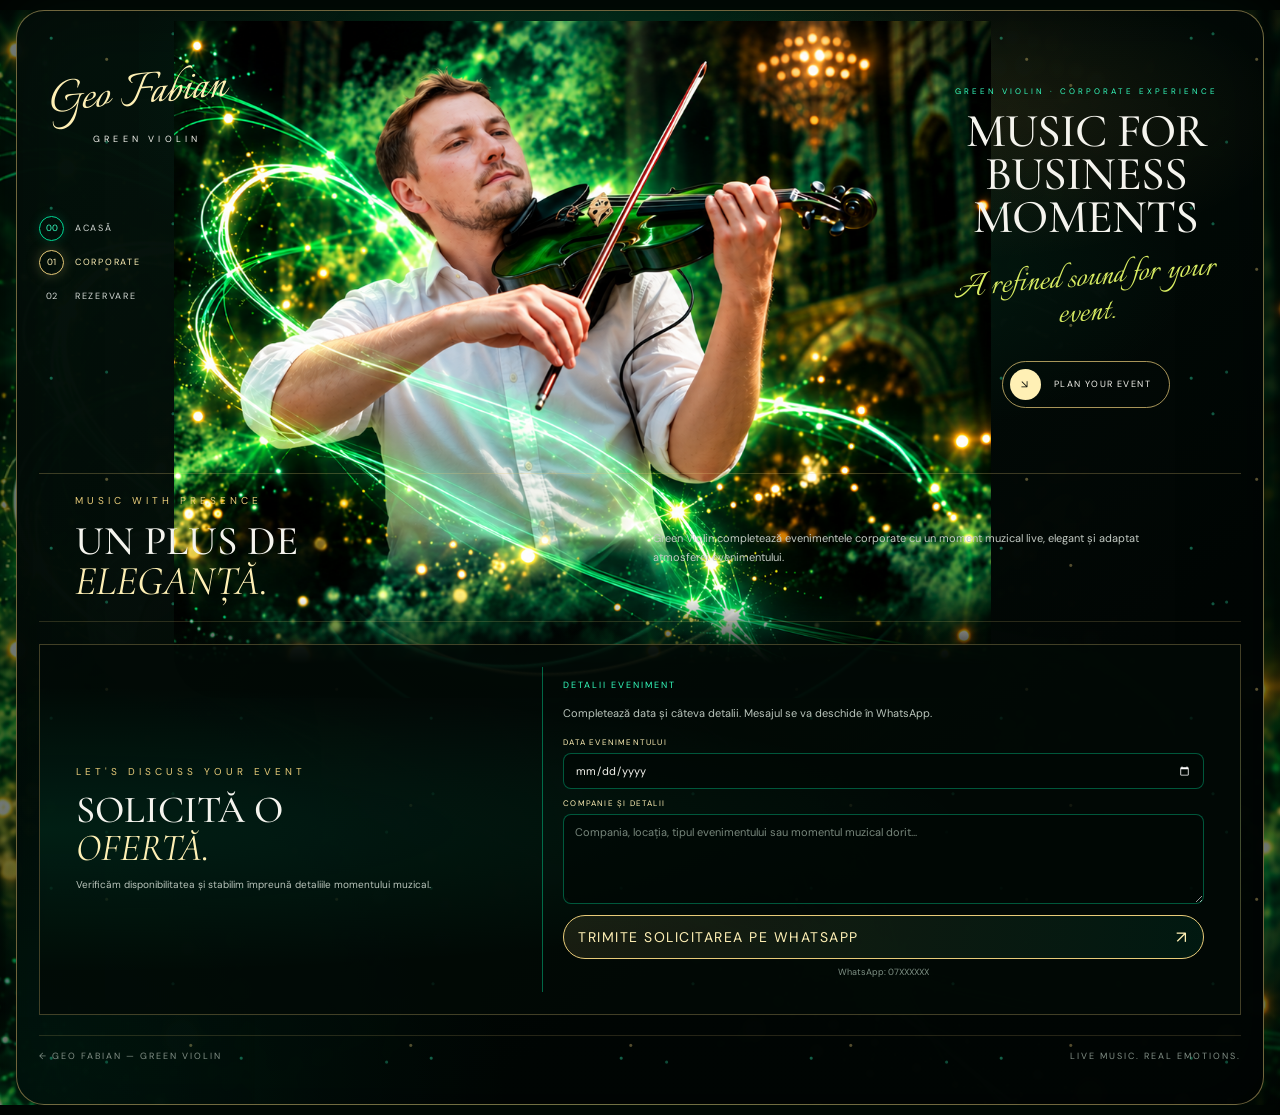
<file: corporate.html>
<!DOCTYPE html>
<html lang="ro">
<head>
    <meta charset="UTF-8">
    <meta name="viewport" content="width=device-width, initial-scale=1.0">
    <meta name="theme-color" content="#03120d">
    <title>Muzică live corporate | Geo Fabian – Green Violin</title>
    <meta name="description" content="Muzică live cu Geo Fabian – Green Violin pentru evenimente corporate, lansări și gale.">
    <link rel="stylesheet" href="style.css">
    <link rel="stylesheet" href="corporate.css">
    <link rel="stylesheet" href="tablet.css">
</head>
<body class="wedding-page">
    <main class="site-shell">
        <section class="hero wedding-hero" id="home">
            <header class="brand">
                <a href="index.html" class="brand-link" aria-label="Green Violin - Acasă">
                    <span class="brand-name">Geo Fabian</span>
                    <span class="brand-subtitle">GREEN VIOLIN</span>
                </a>
            </header>

            <nav class="side-navigation" aria-label="Navigare principală">
                <a href="index.html" class="nav-link home-link"><span class="nav-number">00</span><span>Acasă</span></a>
                <a href="#home" class="nav-link active"><span class="nav-number">01</span><span>Corporate</span></a>
                <a href="#solicitare" class="nav-link"><span class="nav-number">02</span><span>Rezervare</span></a>
            </nav>

            <div class="hero-artist">
                <img src="images/geo-fabian-hero.png" alt="Geo Fabian interpretând la vioara verde" class="hero-image">
            </div>

            <div class="hero-copy">
                <p class="hero-eyebrow">GREEN VIOLIN · CORPORATE EXPERIENCE</p>
                <h1>Music for<br>business<br>moments</h1>
                <p class="hero-signature">A refined sound for your event.</p>
                <a href="#solicitare" class="showreel-button"><span class="play-icon" aria-hidden="true">↘</span><span>Plan your event</span></a>
            </div>
        </section>

        <section class="wedding-intro wedding-section" id="momente">
            <div class="wedding-intro-heading">
                <p class="section-eyebrow">MUSIC WITH PRESENCE</p>
                <h2>Un plus de<br><em>eleganță.</em></h2>
            </div>
            <p class="wedding-intro-copy">Green Violin completează evenimentele corporate cu un moment muzical live, elegant și adaptat atmosferei evenimentului.</p>
        </section>

        <section class="wedding-booking wedding-section" id="solicitare">
            <div>
                <p class="section-eyebrow">LET'S DISCUSS YOUR EVENT</p>
                <h2>Solicită o<br><em>ofertă.</em></h2>
                <p class="booking-copy">Verificăm disponibilitatea și stabilim împreună detaliile momentului muzical.</p>
            </div>
            <div class="booking-panel">
                <p class="booking-panel-title">DETALII EVENIMENT</p>
                <p class="booking-form-intro">Completează data și câteva detalii. Mesajul se va deschide în WhatsApp.</p>

                <form class="wedding-request-form" id="corporateRequestForm">
                    <label for="corporateDate">Data evenimentului</label>
                    <input type="date" id="corporateDate" name="eventDate" required>

                    <label for="corporateDetails">Companie și detalii</label>
                    <textarea id="corporateDetails" name="details" rows="4"
                        placeholder="Compania, locația, tipul evenimentului sau momentul muzical dorit..." required></textarea>

                    <button class="booking-cta" type="submit">
                        Trimite solicitarea pe WhatsApp <span>↗</span>
                    </button>
                </form>
                <span class="booking-note">WhatsApp: 07XXXXXX</span>
            </div>
        </section>

        <footer class="site-footer wedding-footer">
            <p><a href="index.html">← Geo Fabian — GREEN VIOLIN</a></p>
            <p>Live Music. Real Emotions.</p>
        </footer>
    </main>

    <script>
        (() => {
            const form = document.getElementById("corporateRequestForm");
            const dateInput = document.getElementById("corporateDate");

            // Înlocuiți X-urile cu numărul real înainte de publicare.
            // Format internațional: 40 urmat de numărul fără primul 0.
            const whatsappNumber = "407XXXXXX";

            const today = new Date();
            const localToday = new Date(today.getTime() - today.getTimezoneOffset() * 60000)
                .toISOString().split("T")[0];
            dateInput.min = localToday;

            form.addEventListener("submit", (event) => {
                event.preventDefault();
                if (!form.reportValidity()) return;

                const selectedDate = dateInput.value;
                const [year, month, day] = selectedDate.split("-");
                const formattedDate = `${day}.${month}.${year}`;
                const details = document.getElementById("corporateDetails").value.trim();

                const message = [
                    "Bună! Doresc o ofertă Green Violin pentru eveniment corporate.",
                    `Data evenimentului: ${formattedDate}`,
                    `Companie și detalii: ${details}`
                ].join("\\n");

                const url = `https://wa.me/${whatsappNumber}?text=${encodeURIComponent(message)}`;
                window.open(url, "_blank", "noopener,noreferrer");
            });
        })();
    </script>
</body>
</html>
</file>
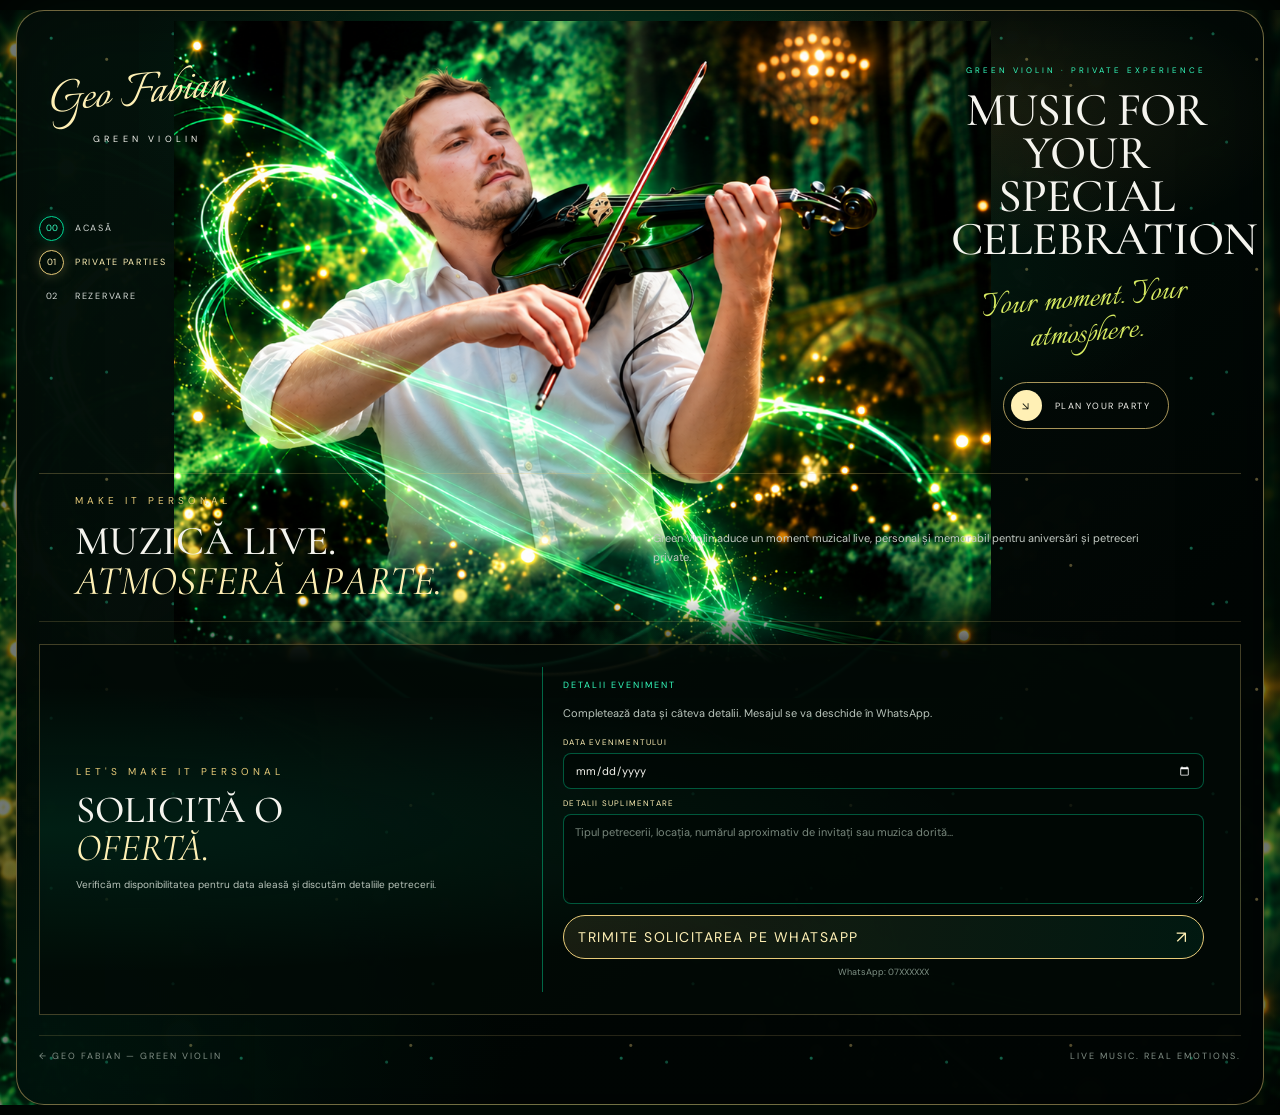
<file: private-parties.html>
<!DOCTYPE html>
<html lang="ro">
<head>
    <meta charset="UTF-8">
    <meta name="viewport" content="width=device-width, initial-scale=1.0">
    <meta name="theme-color" content="#03120d">
    <title>Petreceri private cu Green Violin | Geo Fabian</title>
    <meta name="description" content="Muzică live cu Geo Fabian – Green Violin pentru aniversări și petreceri private.">
    <link rel="stylesheet" href="style.css">
    <link rel="stylesheet" href="private-parties.css">
    <link rel="stylesheet" href="tablet.css">
</head>
<body class="wedding-page">
    <main class="site-shell">
        <section class="hero wedding-hero" id="home">
            <header class="brand">
                <a href="index.html" class="brand-link" aria-label="Green Violin - Acasă">
                    <span class="brand-name">Geo Fabian</span>
                    <span class="brand-subtitle">GREEN VIOLIN</span>
                </a>
            </header>

            <nav class="side-navigation" aria-label="Navigare principală">
                <a href="index.html" class="nav-link home-link"><span class="nav-number">00</span><span>Acasă</span></a>
                <a href="#home" class="nav-link active"><span class="nav-number">01</span><span>Private Parties</span></a>
                <a href="#solicitare" class="nav-link"><span class="nav-number">02</span><span>Rezervare</span></a>
            </nav>

            <div class="hero-artist">
                <img src="images/geo-fabian-hero.png" alt="Geo Fabian interpretând la vioara verde" class="hero-image">
            </div>

            <div class="hero-copy">
                <p class="hero-eyebrow">GREEN VIOLIN · PRIVATE EXPERIENCE</p>
                <h1>Music for<br>your special<br>celebration</h1>
                <p class="hero-signature">Your moment. Your atmosphere.</p>
                <a href="#solicitare" class="showreel-button"><span class="play-icon" aria-hidden="true">↘</span><span>Plan your party</span></a>
            </div>
        </section>

        <section class="wedding-intro wedding-section" id="momente">
            <div class="wedding-intro-heading">
                <p class="section-eyebrow">MAKE IT PERSONAL</p>
                <h2>Muzică live.<br><em>Atmosferă aparte.</em></h2>
            </div>
            <p class="wedding-intro-copy">Green Violin aduce un moment muzical live, personal și memorabil pentru aniversări și petreceri private.</p>
        </section>

        <section class="wedding-booking wedding-section" id="solicitare">
            <div>
                <p class="section-eyebrow">LET'S MAKE IT PERSONAL</p>
                <h2>Solicită o<br><em>ofertă.</em></h2>
                <p class="booking-copy">Verificăm disponibilitatea pentru data aleasă și discutăm detaliile petrecerii.</p>
            </div>
            <div class="booking-panel">
                <p class="booking-panel-title">DETALII EVENIMENT</p>
                <p class="booking-form-intro">Completează data și câteva detalii. Mesajul se va deschide în WhatsApp.</p>

                <form class="wedding-request-form" id="privateRequestForm">
                    <label for="privateDate">Data evenimentului</label>
                    <input type="date" id="privateDate" name="eventDate" required>

                    <label for="privateDetails">Detalii suplimentare</label>
                    <textarea id="privateDetails" name="details" rows="4"
                        placeholder="Tipul petrecerii, locația, numărul aproximativ de invitați sau muzica dorită..." required></textarea>

                    <button class="booking-cta" type="submit">
                        Trimite solicitarea pe WhatsApp <span>↗</span>
                    </button>
                </form>
                <span class="booking-note">WhatsApp: 07XXXXXX</span>
            </div>
        </section>

        <footer class="site-footer wedding-footer">
            <p><a href="index.html">← Geo Fabian — GREEN VIOLIN</a></p>
            <p>Live Music. Real Emotions.</p>
        </footer>
    </main>

    <script>
        (() => {
            const form = document.getElementById("privateRequestForm");
            const dateInput = document.getElementById("privateDate");

            // Înlocuiți X-urile cu numărul real înainte de publicare.
            // Format internațional: 40 urmat de numărul fără primul 0.
            const whatsappNumber = "407XXXXXX";

            const today = new Date();
            const localToday = new Date(today.getTime() - today.getTimezoneOffset() * 60000)
                .toISOString().split("T")[0];
            dateInput.min = localToday;

            form.addEventListener("submit", (event) => {
                event.preventDefault();
                if (!form.reportValidity()) return;

                const selectedDate = dateInput.value;
                const [year, month, day] = selectedDate.split("-");
                const formattedDate = `${day}.${month}.${year}`;
                const details = document.getElementById("privateDetails").value.trim();

                const message = [
                    "Bună! Doresc o ofertă Green Violin pentru petrecere privată.",
                    `Data evenimentului: ${formattedDate}`,
                    `Detalii suplimentare: ${details}`
                ].join("\\n");

                const url = `https://wa.me/${whatsappNumber}?text=${encodeURIComponent(message)}`;
                window.open(url, "_blank", "noopener,noreferrer");
            });
        })();
    </script>
</body>
</html>
</file>
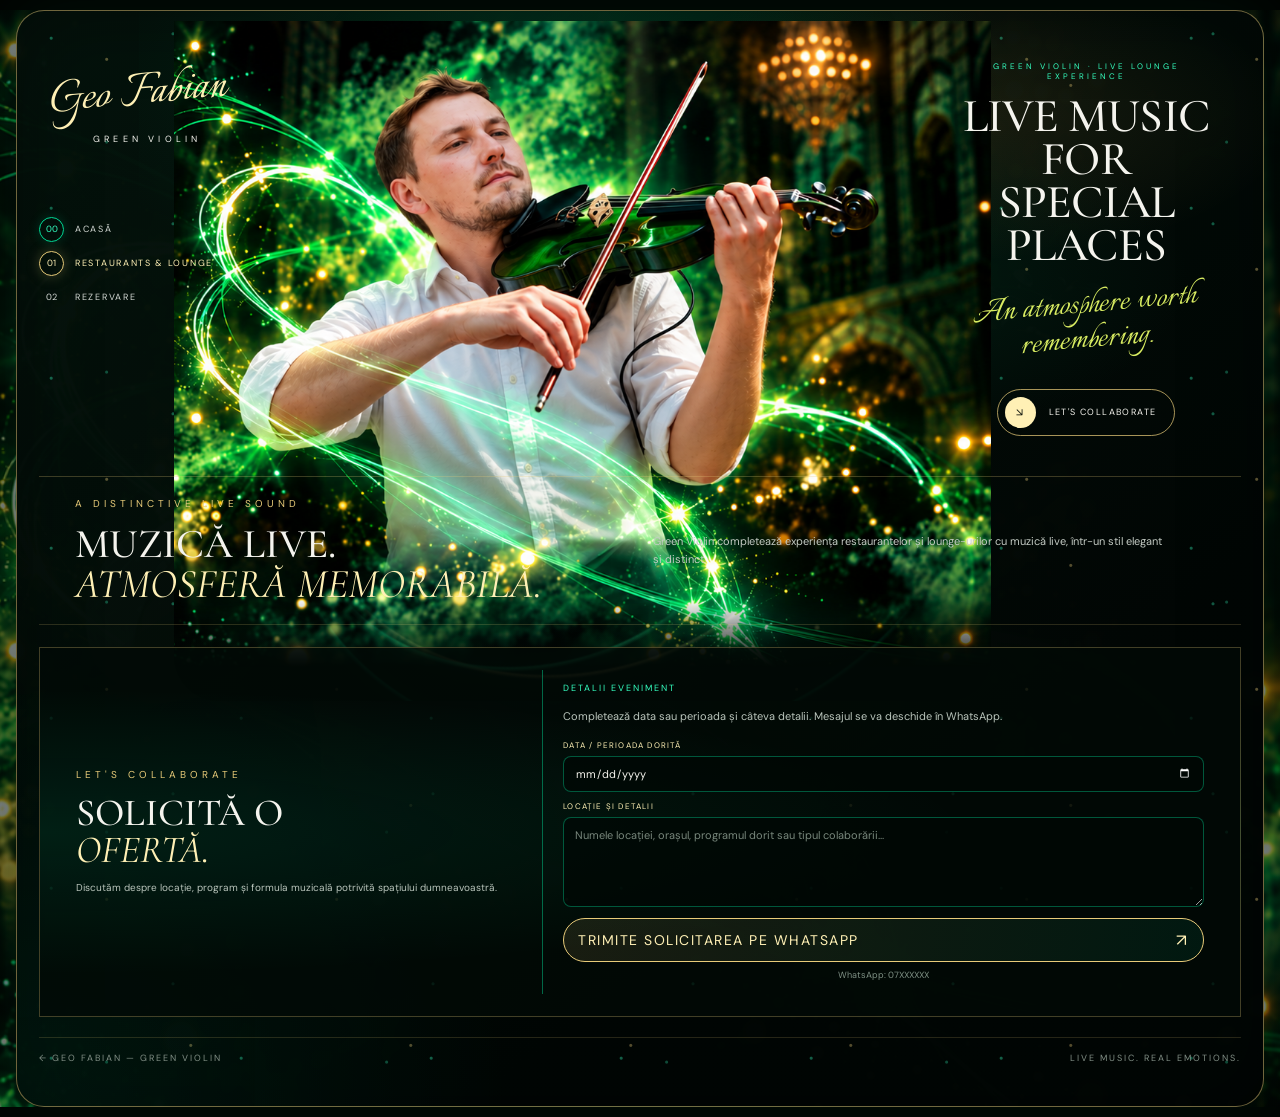
<file: restaurants-lounge.html>
<!DOCTYPE html>
<html lang="ro">
<head>
    <meta charset="UTF-8">
    <meta name="viewport" content="width=device-width, initial-scale=1.0">
    <meta name="theme-color" content="#03120d">
    <title>Restaurante & Lounge | Green Violin – Geo Fabian</title>
    <meta name="description" content="Momente de muzică live cu Geo Fabian – Green Violin pentru restaurante și lounge-uri.">
    <link rel="stylesheet" href="style.css">
    <link rel="stylesheet" href="restaurants-lounge.css">
    <link rel="stylesheet" href="tablet.css">
</head>
<body class="wedding-page">
    <main class="site-shell">
        <section class="hero wedding-hero" id="home">
            <header class="brand">
                <a href="index.html" class="brand-link" aria-label="Green Violin - Acasă">
                    <span class="brand-name">Geo Fabian</span>
                    <span class="brand-subtitle">GREEN VIOLIN</span>
                </a>
            </header>

            <nav class="side-navigation" aria-label="Navigare principală">
                <a href="index.html" class="nav-link home-link"><span class="nav-number">00</span><span>Acasă</span></a>
                <a href="#home" class="nav-link active"><span class="nav-number">01</span><span>Restaurants & Lounge</span></a>
                <a href="#solicitare" class="nav-link"><span class="nav-number">02</span><span>Rezervare</span></a>
            </nav>

            <div class="hero-artist">
                <img src="images/geo-fabian-hero.png" alt="Geo Fabian interpretând la vioara verde" class="hero-image">
            </div>

            <div class="hero-copy">
                <p class="hero-eyebrow">GREEN VIOLIN · LIVE LOUNGE EXPERIENCE</p>
                <h1>Live music<br>for special<br>places</h1>
                <p class="hero-signature">An atmosphere worth remembering.</p>
                <a href="#solicitare" class="showreel-button"><span class="play-icon" aria-hidden="true">↘</span><span>Let's collaborate</span></a>
            </div>
        </section>

        <section class="wedding-intro wedding-section" id="momente">
            <div class="wedding-intro-heading">
                <p class="section-eyebrow">A DISTINCTIVE LIVE SOUND</p>
                <h2>Muzică live.<br><em>Atmosferă memorabilă.</em></h2>
            </div>
            <p class="wedding-intro-copy">Green Violin completează experiența restaurantelor și lounge-urilor cu muzică live, într-un stil elegant și distinct.</p>
        </section>

        <section class="wedding-booking wedding-section" id="solicitare">
            <div>
                <p class="section-eyebrow">LET'S COLLABORATE</p>
                <h2>Solicită o<br><em>ofertă.</em></h2>
                <p class="booking-copy">Discutăm despre locație, program și formula muzicală potrivită spațiului dumneavoastră.</p>
            </div>
            <div class="booking-panel">
                <p class="booking-panel-title">DETALII EVENIMENT</p>
                <p class="booking-form-intro">Completează data sau perioada și câteva detalii. Mesajul se va deschide în WhatsApp.</p>

                <form class="wedding-request-form" id="loungeRequestForm">
                    <label for="loungeDate">Data / perioada dorită</label>
                    <input type="date" id="loungeDate" name="eventDate" required>

                    <label for="loungeDetails">Locație și detalii</label>
                    <textarea id="loungeDetails" name="details" rows="4"
                        placeholder="Numele locației, orașul, programul dorit sau tipul colaborării..." required></textarea>

                    <button class="booking-cta" type="submit">
                        Trimite solicitarea pe WhatsApp <span>↗</span>
                    </button>
                </form>
                <span class="booking-note">WhatsApp: 07XXXXXX</span>
            </div>
        </section>

        <footer class="site-footer wedding-footer">
            <p><a href="index.html">← Geo Fabian — GREEN VIOLIN</a></p>
            <p>Live Music. Real Emotions.</p>
        </footer>
    </main>

    <script>
        (() => {
            const form = document.getElementById("loungeRequestForm");
            const dateInput = document.getElementById("loungeDate");

            // Înlocuiți X-urile cu numărul real înainte de publicare.
            // Format internațional: 40 urmat de numărul fără primul 0.
            const whatsappNumber = "407XXXXXX";

            const today = new Date();
            const localToday = new Date(today.getTime() - today.getTimezoneOffset() * 60000)
                .toISOString().split("T")[0];
            dateInput.min = localToday;

            form.addEventListener("submit", (event) => {
                event.preventDefault();
                if (!form.reportValidity()) return;

                const selectedDate = dateInput.value;
                const [year, month, day] = selectedDate.split("-");
                const formattedDate = `${day}.${month}.${year}`;
                const details = document.getElementById("loungeDetails").value.trim();

                const message = [
                    "Bună! Doresc o ofertă Green Violin pentru colaborare restaurant sau lounge.",
                    `Data / perioada dorită: ${formattedDate}`,
                    `Locație și detalii: ${details}`
                ].join("\\n");

                const url = `https://wa.me/${whatsappNumber}?text=${encodeURIComponent(message)}`;
                window.open(url, "_blank", "noopener,noreferrer");
            });
        })();
    </script>
</body>
</html>
</file>
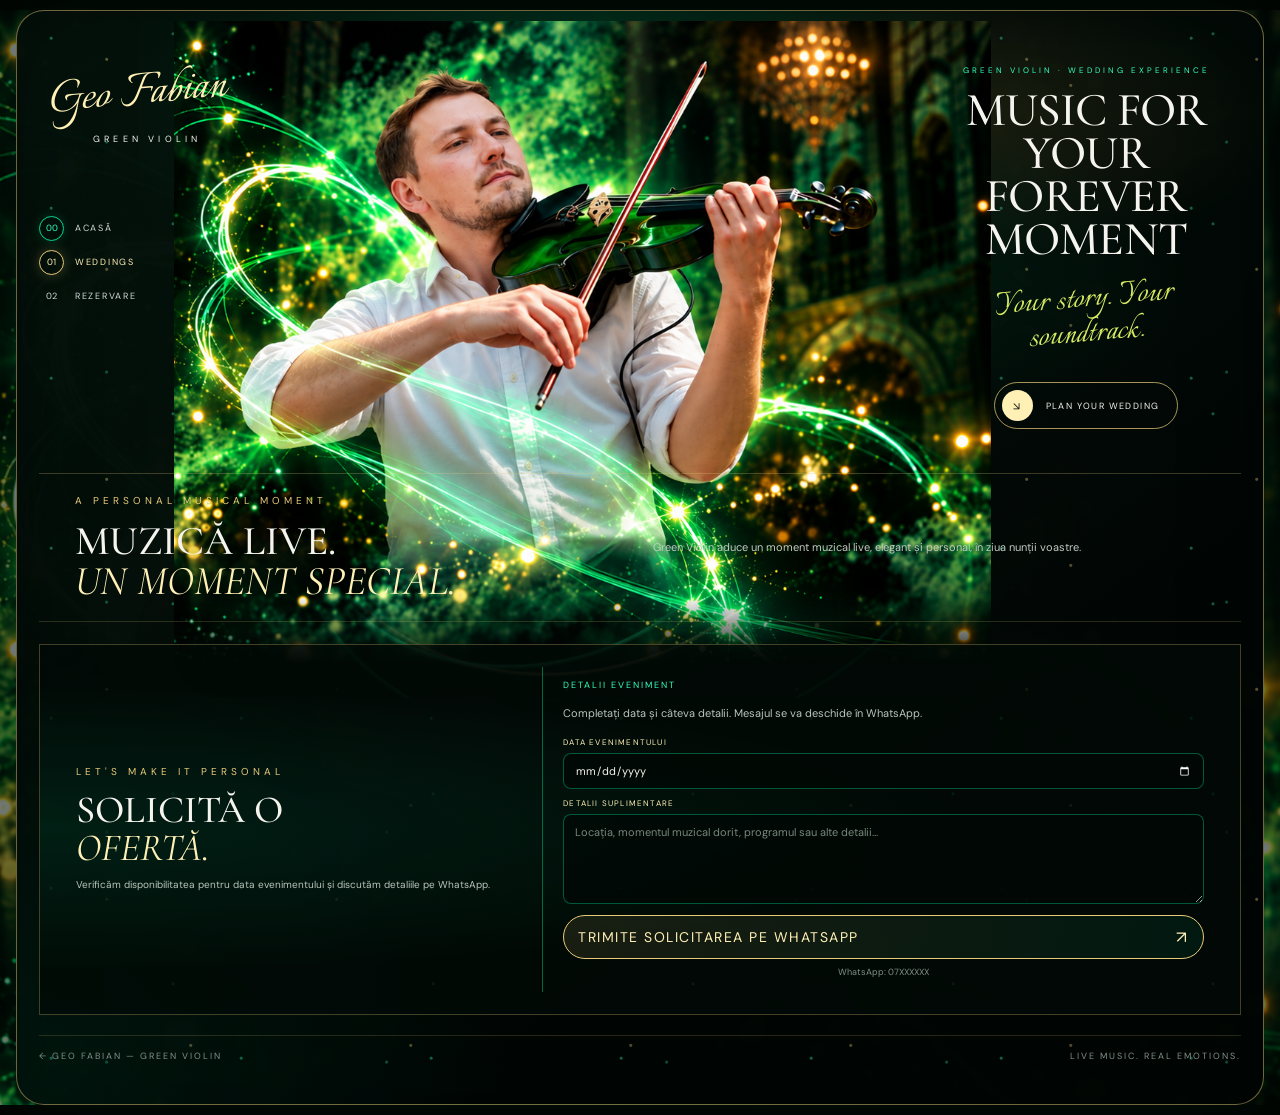
<file: weddings.html>
<!DOCTYPE html>
<html lang="ro">
<head>
    <meta charset="UTF-8">
    <meta name="viewport" content="width=device-width, initial-scale=1.0">
    <meta name="theme-color" content="#03120d">
    <title>Nuntă cu Green Violin | Geo Fabian</title>
    <meta name="description" content="Muzică live la nuntă cu Geo Fabian – Green Violin. Un moment muzical elegant, construit în jurul poveștii voastre.">
    <link rel="stylesheet" href="style.css">
    <link rel="stylesheet" href="weddings.css">
    <link rel="stylesheet" href="tablet.css">
</head>
<body class="wedding-page">
    <main class="site-shell">
        <section class="hero wedding-hero" id="home">
            <header class="brand">
                <a href="index.html" class="brand-link" aria-label="Green Violin - Acasă">
                    <span class="brand-name">Geo Fabian</span>
                    <span class="brand-subtitle">GREEN VIOLIN</span>
                </a>
            </header>

            <nav class="side-navigation" aria-label="Navigare principală">
                <a href="index.html" class="nav-link home-link"><span class="nav-number">00</span><span>Acasă</span></a>
                <a href="#home" class="nav-link active"><span class="nav-number">01</span><span>Weddings</span></a>
                <a href="#solicitare" class="nav-link"><span class="nav-number">02</span><span>Rezervare</span></a>
            </nav>

            <div class="hero-artist">
                <img src="images/geo-fabian-hero.png" alt="Geo Fabian interpretând la vioara verde" class="hero-image">
            </div>

            <div class="hero-copy">
                <p class="hero-eyebrow">GREEN VIOLIN · WEDDING EXPERIENCE</p>
                <h1>Music for<br>your forever<br>moment</h1>
                <p class="hero-signature">Your story. Your soundtrack.</p>
                <a href="#solicitare" class="showreel-button"><span class="play-icon" aria-hidden="true">↘</span><span>Plan your wedding</span></a>
            </div>
        </section>

        <section class="wedding-intro wedding-section" id="momente">
            <div class="wedding-intro-heading">
                <p class="section-eyebrow">A PERSONAL MUSICAL MOMENT</p>
                <h2>Muzică live.<br><em>Un moment special.</em></h2>
            </div>
            <p class="wedding-intro-copy">Green Violin aduce un moment muzical live, elegant și personal, în ziua nunții voastre.</p>
        </section>

        <section class="wedding-booking wedding-section" id="solicitare">
            <div>
                <p class="section-eyebrow">LET'S MAKE IT PERSONAL</p>
                <h2>Solicită o<br><em>ofertă.</em></h2>
                <p class="booking-copy">Verificăm disponibilitatea pentru data evenimentului și discutăm detaliile pe WhatsApp.</p>
            </div>
            <div class="booking-panel">
                <p class="booking-panel-title">DETALII EVENIMENT</p>
                <p class="booking-form-intro">Completați data și câteva detalii. Mesajul se va deschide în WhatsApp.</p>

                <form class="wedding-request-form" id="weddingRequestForm">
                    <label for="weddingDate">Data evenimentului</label>
                    <input type="date" id="weddingDate" name="eventDate" required>

                    <label for="weddingDetails">Detalii suplimentare</label>
                    <textarea id="weddingDetails" name="details" rows="4"
                        placeholder="Locația, momentul muzical dorit, programul sau alte detalii..." required></textarea>

                    <button class="booking-cta" type="submit">
                        Trimite solicitarea pe WhatsApp <span>↗</span>
                    </button>
                </form>
                <span class="booking-note">WhatsApp: 07XXXXXX</span>
            </div>
        </section>

        <footer class="site-footer wedding-footer">
            <p><a href="index.html">← Geo Fabian — GREEN VIOLIN</a></p>
            <p>Live Music. Real Emotions.</p>
        </footer>
    </main>

    <script>
        (() => {
            const form = document.getElementById("weddingRequestForm");
            const dateInput = document.getElementById("weddingDate");

            // Înlocuiți X-urile cu numărul real înainte de publicare.
            // Format internațional: 40 urmat de numărul fără primul 0.
            const whatsappNumber = "407XXXXXX";

            const today = new Date();
            const localToday = new Date(today.getTime() - today.getTimezoneOffset() * 60000)
                .toISOString().split("T")[0];
            dateInput.min = localToday;

            form.addEventListener("submit", (event) => {
                event.preventDefault();
                if (!form.reportValidity()) return;

                const selectedDate = dateInput.value;
                const [year, month, day] = selectedDate.split("-");
                const formattedDate = `${day}.${month}.${year}`;
                const details = document.getElementById("weddingDetails").value.trim();

                const message = [
                    "Bună! Doresc o ofertă Green Violin pentru nuntă.",
                    `Data evenimentului: ${formattedDate}`,
                    `Detalii suplimentare: ${details}`
                ].join("\\n");

                const url = `https://wa.me/${whatsappNumber}?text=${encodeURIComponent(message)}`;
                window.open(url, "_blank", "noopener,noreferrer");
            });
        })();
    </script>
</body>
</html>
</file>
<file: style.css>
/* =========================================================


    GEO FABIAN — GREEN VIOLIN


    Desktop concept reconstruction — temporary abstract visuals


    Replace the entire contents of style.css with this file.


    ========================================================= */


    @import url('https\://fonts.googleapis.com/css2?family=Cormorant+Garamond:wght@400;500;600;700&family=DM+Sans:wght@300;400;500;600&family=Italianno&display=swap');


    :root {


        --bg: #020805;


        --bg-deep: #010402;


        --panel: #06150e;


        --emerald: #00d995;


        --emerald-bright: #35ffc0;


        --emerald-dark: #063b29;


        --lime: #d9ed62;


        --gold: #e8cb79;


        --gold-light: #fff0b5;


        --white: #f5f4ee;


        --muted: #aebbb1;


        --line: rgba(232, 203, 121, .48);


        --shell-width: 1800px;


    }


    * {

        box-sizing: border-box;

        margin: 0;

        padding: 0;

    }


    html {

        scroll-behavior: smooth;

        background: var(--bg-deep);

    }


    body {

        
        color: var(--white);

        background-color: #010604;
        background-image:
            linear-gradient(rgba(1, 6, 4, .55), rgba(1, 6, 4, .55)),
            url("images/geo-fabian-hero.png");
        background-position: center center;
        background-size: cover;
        background-repeat: no-repeat;
        background-attachment: scroll;

        font-family: 'DM Sans', sans-serif;
        font-size: 14px;
        overflow-x: hidden;
    }


    a {

        color: inherit;

        text-decoration: none;

    }


    button {

        color: inherit;

        font: inherit;

    }


    img {

        display: block;

        max-width: 100%;

        object-fit: cover;

    }


    .site-shell {


        position: relative;


        isolation: isolate;


        width: min(calc(100% - 44px), var(--shell-width));


        margin: 12px auto;


        padding: 26px 25px 55px;


        overflow: hidden;


        border: 1px solid var(--line);


        border-radius: 28px;


        background:


            radial-gradient(ellipse at 48% 5%, rgba(0, 112, 65, .16), transparent 40%),


            linear-gradient(145deg, rgba(4, 19, 12, .97), rgba(1, 6, 4, .99) 72%);


        box-shadow: 0 0 65px rgba(0, 225, 135, .06), inset 0 0 80px rgba(0, 0, 0, .42);


    }


    .site-shell::before {


        content: "";
        position: absolute;
        z-index: -1;
        inset: 0;
        pointer-events: none;
        opacity: .55;
        background:


            radial-gradient(ellipse at 48% 25%, rgba(0, 180, 102, .13), transparent 40%),
            radial-gradient(ellipse at 2% 100%, rgba(0, 217, 149, .12), transparent 28%),
            radial-gradient(circle at 18% 16%, rgba(53, 255, 192, .65) 0 1px, transparent 2px),
            radial-gradient(circle at 39% 23%, rgba(232, 203, 121, .7) 0 1px, transparent 2px),
            radial-gradient(circle at 60% 12%, rgba(53, 255, 192, .6) 0 1px, transparent 2px),
            radial-gradient(circle at 79% 31%, rgba(232, 203, 121, .65) 0 1px, transparent 2px),
            radial-gradient(circle at 32% 57%, rgba(53, 255, 192, .5) 0 1px, transparent 2px);

        background-size: auto, auto, 190px 170px, 230px 210px, 260px 190px, 220px 240px, 280px 230px;

    }


    /* HERO */


    .hero {


        position: relative;

        isolation: isolate;

        display: grid;


        grid-template-columns: 190px minmax(0, 1fr) 340px;


        align-items: center;

        gap: 14px;

        min-height: 430px;

        margin-bottom: 0;


    }


    .hero::before {


        content: "";

        position: absolute;

        z-index: -3;

        inset: -26px -25px 0 100px;

        pointer-events: none;


        background:


            radial-gradient(ellipse at 43% 44%, rgba(0, 231, 139, .30), transparent 38%),


            radial-gradient(ellipse at 56% 60%, rgba(0, 110, 68, .22), transparent 47%),


            radial-gradient(ellipse at 72% 25%, rgba(216, 178, 81, .11), transparent 30%),


            radial-gradient(ellipse at 36% 20%, rgba(1, 67, 41, .42), transparent 45%);


    }


    .brand {

        position: absolute;

        z-index: 1000;

        top: 0;

        left: 10px;
        right: 10px;

    }


    .brand-link {
        display: flex;
        flex-direction: column;
        width: max-content;
    }

    .brand-link::before {
        content: "";
        display: block;
        width: 110px;
        aspect-ratio: 2012 / 666;
        flex: 0 0 auto;
    }

    .brand-logo {
        display: block;
        width: 110px;
        height: auto;
        position: absolute;
        top: 0;
        right: 0;
        left: auto;
        z-index: 1000;
        filter:
            drop-shadow(1px 1px 1px rgba(0, 0, 0, .95)) drop-shadow(-1px -1px 1px rgba(0, 0, 0, .85)) drop-shadow(0 2px 4px rgba(0, 0, 0, .7));
    }


    .brand-name {

        margin-top: 10px;

        color: var(--gold-light);

        font-family: 'Italianno', cursive;

        font-size: 61px;

        line-height: .82;

        transform: rotate(-5deg);

        transform-origin: left center;

    }


    .brand-subtitle {

        margin-top: 8px;

        padding-left: 44px;

        color: var(--white);

        font-size: 9px;

        letter-spacing: 4.2px;

    }


    .side-navigation {

        position: relative;

        z-index: 5;

        align-self: center;

        display: flex;

        flex-direction: column;

        gap: 12px;

        padding-top: 38px;

    }


    .nav-link {
        display: grid;
        grid-template-columns: 29px 1fr;
        align-items: center;
        gap: 10px;
        min-height: 25px;
        width: max-content;
        align-self: flex-start;
        color: #d4d9d4;
        font-size: 10px;
        font-weight: 400;
        letter-spacing: 1.7px;
        text-transform: uppercase;
        transition: color .25s ease;
    }


    .nav-number {

        display: grid;

        place-items: center;

        width: 25px;

        height: 25px;

        border: 1px solid transparent;

        border-radius: 50%;

        font-size: 9px;

        letter-spacing: 0;

        transition: border-color .25s ease, box-shadow .25s ease;

    }


    .nav-link:hover,
    .nav-link.active {
        color: var(--gold-light);
    }


    .nav-link.active .nav-number {
        border-color: var(--gold);
        box-shadow: 0 0 14px rgba(232, 203, 121, .25);
    }

    /* Green emerald glow on menu hover */
    .nav-link:hover {
        text-shadow:
            0 0 6px rgba(0, 217, 149, .75),
            0 0 14px rgba(0, 217, 149, .45),
            0 0 24px rgba(0, 217, 149, .25);
    }

    .nav-link:hover .nav-number {
        border-color: var(--emerald);
        box-shadow:
            0 0 8px rgba(0, 217, 149, .55),
            0 0 16px rgba(0, 217, 149, .3);
    }


    .sound-control {
        position: absolute;
        z-index: 6;
        left: 0;
        bottom: 10px;
        display: flex;
        align-items: center;
        gap: 11px;
        border: 0;
        background: transparent;
        color: #c2cec4;
        text-align: left;
        text-transform: uppercase;
        letter-spacing: 1.1px;
        font-size: 8px;
        line-height: 1.5;
        cursor: pointer;
    }


    .sound-icon {

        display: grid;

        place-items: center;

        flex: 0 0 32px;

        width: 32px;

        height: 32px;

        border: 1px solid var(--emerald);

        border-radius: 50%;

        color: var(--emerald-bright);

        font-size: 17px;

        box-shadow: 0 0 16px rgba(0, 217, 149, .18);

    }


    /* Abstract hero image placeholder: gives the central space visual weight before photos arrive. */


    .hero-artist {


        position: absolute;

        z-index: -2;

        top: -12px;

        right: 220px;

        bottom: -245px;

        left: 145px;

        border-radius: 0 0 45px 45px;



        overflow: hidden;

        pointer-events: none;


        background:


            radial-gradient(ellipse at 47% 39%, rgba(0, 245, 150, .25), transparent 27%),


            radial-gradient(ellipse at 54% 55%, rgba(0, 112, 69, .40), transparent 47%),


            radial-gradient(ellipse at 33% 60%, rgba(0, 255, 170, .14), transparent 35%),


            radial-gradient(ellipse at 68% 18%, rgba(232, 203, 121, .16), transparent 22%),


            linear-gradient(120deg, rgba(0, 0, 0, .05), rgba(0, 0, 0, .22));


    }


    .hero-artist::before {


        content: "";
        position: absolute;
        inset: -10%;
        opacity: .75;
        pointer-events: none;


        background:

            radial-gradient(ellipse at 45% 52%, transparent 0 25%, rgba(36, 255, 166, .8) 25.2%, transparent 25.8%),
            radial-gradient(ellipse at 49% 48%, transparent 0 33%, rgba(232, 203, 121, .65) 33.2%, transparent 33.7%),
            radial-gradient(ellipse at 54% 52%, transparent 0 40%, rgba(0, 220, 145, .55) 40.2%, transparent 40.7%),
            radial-gradient(circle at 23% 30%, #e8cb79 0 1px, transparent 3px),
            radial-gradient(circle at 72% 29%, #35ffc0 0 1px, transparent 3px),
            radial-gradient(circle at 67% 73%, #e8cb79 0 1px, transparent 3px),
            radial-gradient(circle at 35% 80%, #35ffc0 0 1px, transparent 3px);
        filter: drop-shadow(0 0 8px rgba(0, 255, 166, .35));

        transform: translateY(100px) rotate(-13deg) scale(1.15);

        z-index: 0;

    }


    .hero-artist::after {


        content: "";

        position: absolute;

        inset: 0;

        pointer-events: none;


        background: radial-gradient(ellipse at 50% 44%, transparent 0 18%, rgba(1, 6, 4, .08) 45%, rgba(1, 6, 4, .7) 100%), linear-gradient(0deg, rgba(0, 0, 0, .3), transparent 40%);


    }


    .hero-image {

        width: 100%;

        height: 100%;

        object-fit: cover;

        object-position: center 10%;
        -webkit-mask-image: linear-gradient(to bottom, #000 85%, transparent 95%);
        mask-image: linear-gradient(to bottom, #000 85%, transparent 95%);

        opacity: 1;
        position: relative;
        z-index: 1;

    }


    .hero-copy {

        grid-column: 3;
        position: relative;
        z-index: 4;
        width: 100%;
        min-width: 0;
        padding: 34px 0 22px;
        text-align: center;
        transform: translateX(-45px);
    }


    .hero-eyebrow {

        margin-bottom: 14px;

        color: var(--emerald-bright);

        font-size: 8px;

        letter-spacing: 3px;

    }


    .hero-copy h1 {

        max-width: 100%;

        color: var(--white);

        font-family: 'Cormorant Garamond', serif;

        font-size: clamp(35px, 3.2vw, 49px);

        font-weight: 500;

        line-height: .91;

        letter-spacing: -.8px;

        text-transform: uppercase;

        text-wrap: balance;

    }


    .hero-signature {

        margin-top: 21px;

        color: var(--lime);

        font-family: 'Italianno', cursive;

        font-size: 39px;

        line-height: .9;

        transform: rotate(-5deg);

    }


    .showreel-button {

        display: inline-flex;

        align-items: center;

        gap: 13px;

        margin-top: 30px;

        padding: 7px 18px 7px 7px;

        border: 1px solid rgba(232, 203, 121, .72);

        border-radius: 40px;

        color: var(--white);

        font-size: 9px;

        letter-spacing: 1.4px;

        text-transform: uppercase;

        white-space: nowrap;

        transition: box-shadow .3s ease, border-color .3s ease;

    }


    .showreel-button:hover {

        border-color: var(--gold-light);

        box-shadow: 0 0 22px rgba(232, 203, 121, .25);

    }


    .play-icon {

        display: grid;

        place-items: center;

        flex: 0 0 31px;

        width: 31px;

        height: 31px;

        border-radius: 50%;

        background: var(--gold-light);

        color: #10150d;

        font-size: 11px;

    }


    .scroll-indicator {

        position: absolute;

        z-index: 5;

        top: 62%;

        right: 0;

        display: flex;

        flex-direction: column;

        align-items: center;

        gap: 9px;

        color: var(--muted);

        font-size: 8px;

        letter-spacing: 2px;

        text-transform: uppercase;

        writing-mode: vertical-rl;

    }


    .scroll-line {

        width: 1px;

        height: 40px;

        background: linear-gradient(transparent, var(--gold), transparent);

    }


    .scroll-dot {

        width: 8px;

        height: 8px;

        border: 1px solid var(--gold);

        border-radius: 50%;

    }


    /* EVENT CARDS — fixed asymmetrical geometry inspired by the reference */

    .events-section {
        position: relative;
        z-index: 4;
        display: grid;
        grid-template-columns: repeat(4, minmax(0, 1fr));
        gap: 13px;
        margin: 0 0 27px;
        padding: 4px 2px 7px;
        align-items: center;
        perspective: none;
        overflow: visible !important;
    }


    .event-card {

        --card-glow: #e8cb79;

        position: relative;

        isolation: isolate;

        min-width: 0;


        overflow: hidden;

        background:

            radial-gradient(ellipse at 32% 18%, rgba(0, 230, 140, .20), transparent 48%),

            radial-gradient(ellipse at 78% 28%, rgba(232, 203, 121, .10), transparent 40%),

            linear-gradient(145deg, #10281b, #020805 78%);



        transform-origin: center;

        transition: border-color .3s ease, box-shadow .3s ease, filter .3s ease;

        cursor: pointer
    }


    .wedding-card {

        --card-glow: #e8cb79;


    }


    .corporate-card {

        --card-glow: #00e6a0;


    }


    .private-card {

        --card-glow: #b9e95e;


    }


    .lounge-card {

        --card-glow: #e8cb79;


    }


    .event-card>img {
        position: absolute;
        z-index: 0;
        inset: 0;
        width: 100%;
        height: 100%;
        object-fit: cover;
        opacity: 1;
        transform: none;
    }


    .event-card::before {

        content: "";

        position: absolute;

        z-index: -1;

        inset: 0;

        pointer-events: none;

        background:

            radial-gradient(circle at 20% 25%, rgba(232, 203, 121, .12), transparent 35%),

            linear-gradient(180deg, rgba(0, 0, 0, .02) 5%, rgba(0, 0, 0, .16) 35%, rgba(0, 0, 0, .92) 100%)
    }


    .event-card::after {

        content: "";

        position: absolute;

        z-index: -1;

        inset: -25% -12%;

        pointer-events: none;

        opacity: .65;

        background:

            radial-gradient(ellipse at 25% 30%, rgba(0, 255, 170, .18), transparent 36%),

            radial-gradient(ellipse at 70% 20%, rgba(232, 203, 121, .12), transparent 28%)
    }


    .event-overlay {

        position: absolute;

        z-index: -1;

        inset: 0;

        background: linear-gradient(110deg, rgba(0, 30, 18, .15), transparent 65%);

    }


    .event-content {

        position: absolute;
        z-index: 2;
        left: 22px;
        bottom: 18px;
        transform: skewX(9deg);
        transform-origin: left bottom;

    }


    .event-icon {

        display: block;

        margin-bottom: 8px;

        color: var(--gold-light);

        font-size: 24px;

        line-height: 1;

    }


    .event-content h2 {

        font-family: 'Cormorant Garamond', serif;

        font-size: 22px;

        font-weight: 500;

        line-height: .94;

        text-transform: uppercase;

    }


    .event-content p {

        margin-top: 7px;

        color: #e1e2dc;

        font-size: 11px;

        line-height: 1.35;

    }


    .event-arrow {

        position: absolute;

        z-index: 3;

        right: 17px;

        bottom: 17px;

        display: grid;

        place-items: center;

        width: 36px;

        height: 36px;

        border: 1px solid var(--card-glow);

        border-radius: 50%;

        background: rgba(0, 0, 0, .35);

        color: var(--gold-light);

        font-size: 19px;

        transform: skewX(9deg);

        transition: background .3s ease, color .3s ease, box-shadow .3s ease;

    }




    .event-card:focus-within {

        outline: 2px solid var(--gold-light);

        outline-offset: 3px
    }


    @media (min-width: 1500px) {

        .event-card {

            height: 245px;

        }

    }



    /* LOWER CONTENT */


    .lower-section {

        display: grid;

        grid-template-columns: minmax(0, 1.02fr) minmax(0, 1.15fr) minmax(0, .76fr);

        gap: 25px;

        align-items: stretch;

        min-height: 285px;

    }


    .section-eyebrow {

        margin-bottom: 14px;

        color: var(--gold);

        font-size: 10px;

        letter-spacing: 4px;

        text-transform: uppercase;

    }


    .about-section {

        position: relative;

        display: grid;

        grid-template-columns: minmax(0, .85fr) minmax(0, 1.15fr);

        gap: 12px;

        min-width: 0;

        overflow: visible;

    }


    .about-image-wrap {

        position: relative;

        min-width: 0;

        min-height: 260px;

        align-self: stretch;

        overflow: hidden;

        background: radial-gradient(ellipse at 48% 30%, rgba(0, 217, 149, .32), transparent 48%), radial-gradient(ellipse at 72% 70%, rgba(232, 203, 121, .12), transparent 35%), linear-gradient(160deg, #102a1c, #020805);

    }


    .about-image-wrap::before {

        content: "";

        position: absolute;

        inset: 0;

        opacity: .65;

        background: radial-gradient(ellipse at 40% 45%, transparent 0 28%, rgba(0, 255, 166, .5) 28.2%, transparent 29%), radial-gradient(ellipse at 50% 55%, transparent 0 39%, rgba(232, 203, 121, .45) 39.2%, transparent 40%);

        transform: rotate(-20deg) scale(1.2);

    }


    .about-image-wrap::after {

        content: "";

        position: absolute;

        inset: 0;

        background: linear-gradient(90deg, transparent 45%, var(--bg) 100%), linear-gradient(0deg, rgba(0, 0, 0, .45), transparent 55%);

    }


    .about-image {
        position: relative;
        z-index: 1;
        display: block;
        width: 100%;
        height: 100%;
        object-fit: cover;
        object-position: center 40%;
        opacity: 1;
    }


    .about-content {

        position: relative;

        z-index: 2;

        padding: 4px 0 12px;

    }


    .about-content h2 {

        font-family: 'Cormorant Garamond', serif;

        font-size: clamp(29px, 2.7vw, 43px);

        font-weight: 500;

        line-height: .9;

        text-transform: uppercase;

    }


    .about-description {

        margin-top: 17px;

        color: #c4cbc4;

        font-size: 11px;

        line-height: 1.65;

    }


    .about-signature {

        margin: 8px 0;

        color: var(--gold-light);

        font-family: 'Italianno', cursive;

        font-size: 38px;

        transform: rotate(-5deg);

        transform-origin: left center;

    }


    .outline-button {

        display: flex;

        align-items: center;

        justify-content: space-between;

        gap: 15px;

        max-width: 190px;

        padding: 10px 13px;

        border: 1px solid rgba(0, 217, 149, .65);

        border-radius: 30px;

        font-size: 9px;

        letter-spacing: 1px;

        text-transform: uppercase;

        transition: box-shadow .25s ease, border-color .25s ease;

    }


    .outline-button:hover {

        border-color: var(--emerald-bright);

        box-shadow: 0 0 18px rgba(0, 217, 149, .16);

    }


    .outline-button span {

        color: var(--gold-light);

        font-size: 17px;

    }


    .media-section {

        min-width: 0;

    }


    .media-gallery {

        display: grid;

        grid-template-columns: minmax(0, 1.6fr) minmax(75px, .65fr);

        gap: 8px;

        height: 205px;

    }


    .featured-video,

    .media-thumb {

        position: relative;

        display: block;

        min-width: 0;

        overflow: hidden;

        border: 1px solid rgba(232, 203, 121, .45);

        border-radius: 13px;

        background: radial-gradient(ellipse at 50% 35%, rgba(0, 217, 149, .27), transparent 60%), radial-gradient(ellipse at 80% 70%, rgba(232, 203, 121, .1), transparent 30%), linear-gradient(145deg, #103522, #030906);

    }


    .featured-video::before,

    .media-thumb::before {

        content: "";

        position: absolute;

        inset: 0;

        pointer-events: none;

        background: linear-gradient(145deg, rgba(0, 255, 170, .07), transparent 45%, rgba(0, 0, 0, .35));

    }


    .featured-video img,
    .featured-video video {
        position: absolute;
        inset: 0;
        width: 100%;
        height: 100%;
        object-fit: cover;
        opacity: 0;
        transition: opacity .5s ease;
    }

    .featured-video img.is-visible,
    .featured-video video.is-visible {
        opacity: 1;
    }

    .media-thumb {
        width: 100%;
        padding: 0;
        cursor: pointer;
        transition: border-color .3s ease, box-shadow .3s ease;
    }

    .media-thumb.active {
        border-color: var(--gold-light);
        box-shadow:
            0 0 10px rgba(232, 203, 121, .25),
            inset 0 0 12px rgba(0, 217, 149, .12);
    }

    .media-thumb:focus-visible {
        outline: 2px solid var(--gold-light);
        outline-offset: 2px;
    }


    .media-thumb:nth-child(1) {
        background-image: linear-gradient(rgba(0, 0, 0, .10), rgba(0, 0, 0, .12)), url("POZE CARDURI/vioara solo.jpg");
    }

    .media-thumb:nth-child(2) {
        background-image: linear-gradient(rgba(0, 0, 0, .10), rgba(0, 0, 0, .12)), url("POZE CARDURI/vioara si darbuka.jpg");
    }

    .media-thumb:nth-child(3) {
        background-image: linear-gradient(rgba(0, 0, 0, .10), rgba(0, 0, 0, .12)), url("POZE CARDURI/vioara si chitara.jpg");
    }

    .media-thumb:nth-child(4) {
        background-image: linear-gradient(rgba(0, 0, 0, .10), rgba(0, 0, 0, .12)), url("POZE CARDURI/vioara si mandolina.jpg");
    }

    .media-thumb:nth-child(5) {
        background-image: linear-gradient(rgba(0, 0, 0, .10), rgba(0, 0, 0, .12)), url("POZE CARDURI/vioara si violoncel.jpg");
    }

    .media-thumb:nth-child(6) {
        background-image: linear-gradient(rgba(0, 0, 0, .10), rgba(0, 0, 0, .12)), url("POZE CARDURI/vioara si pian.jpg");
    }

    .media-thumb:nth-child(7) {
        background-image: linear-gradient(rgba(0, 0, 0, .10), rgba(0, 0, 0, .12)), url("POZE CARDURI/vioara si dj.jpg");
    }

    .media-thumb:nth-child(8) {
        background-image: linear-gradient(rgba(0, 0, 0, .10), rgba(0, 0, 0, .12)), url("POZE CARDURI/mandolina.jpg");
    }

    .media-thumb {
        background-size: cover;
        background-position: center;
        background-repeat: no-repeat;
    }


    .featured-video:hover img,

    .media-thumb:hover img {

        transform: scale(1.06);

    }


    .video-play {

        position: absolute;

        top: 50%;

        left: 50%;

        display: grid;

        place-items: center;

        width: 42px;

        height: 42px;

        border: 1px solid var(--gold);

        border-radius: 50%;

        background: rgba(0, 0, 0, .7);

        color: var(--gold-light);

        transform: translate(-50%, -50%);

    }


    .media-thumbnails {
        display: grid;
        grid-template-rows: none;
        grid-auto-rows: 65px;
        gap: 6px;
        min-height: 0;
        height: 100%;
        overflow-y: auto;
        overflow-x: hidden;
        padding-right: 3px;
        scrollbar-width: thin;
        scrollbar-color: rgba(0, 217, 149, .65) transparent;
    }

    .media-thumb-title {
        position: absolute;
        z-index: 2;
        inset: 0;
        display: flex;
        align-items: flex-start;
        justify-content: flex-start;
        padding: 10px 9px;

        background: linear-gradient(to bottom,
                rgba(0, 0, 0, .78) 0%,
                rgba(0, 0, 0, .38) 55%,
                transparent 100%);

        color: #f5df9b;
        font-family: 'Cormorant Garamond', serif;
        font-size: 11px;
        font-weight: 700;
        letter-spacing: .8px;
        line-height: 1.2;
        text-align: left;
        text-transform: uppercase;

        text-shadow: 0 2px 5px rgba(0, 0, 0, 1);
        pointer-events: none;
    }

    .media-thumbnails {
        -webkit-mask-image: linear-gradient(to bottom,
                #000 0%,
                #000 80%,
                transparent 100%);
        mask-image: linear-gradient(to bottom,
                #000 0%,
                #000 80%,
                transparent 100%);
    }

    .gallery-pagination {

        display: flex;

        justify-content: space-between;

        max-width: 205px;

        margin-top: 12px;

        color: var(--muted);

        font-size: 10px;

    }


    .gallery-pagination .current {

        color: var(--gold-light);

    }


    .reviews-section {

        position: relative;

        display: flex;

        flex-direction: column;

        min-width: 0;

    }


    .review-content {

        position: relative;

        padding-left: 25px;

    }


    .quote-mark {

        position: absolute;

        top: -9px;

        left: 0;

        color: var(--gold);

        font-family: Georgia, serif;

        font-size: 40px;

    }


    .review-content blockquote {

        color: #d5d9d3;

        font-size: 12px;

        line-height: 1.7;

    }


    .review-author {

        display: flex;

        align-items: center;

        gap: 10px;

        margin-top: 16px;

    }


    .review-author img {

        width: 39px;

        height: 39px;

        border: 1px solid var(--gold);

        border-radius: 50%;

        opacity: 0;

        background: radial-gradient(circle, rgba(0, 217, 149, .65), rgba(5, 25, 16, .9));

    }


    .review-author p {

        font-size: 10px;

    }


    .review-author span {

        display: block;

        margin-top: 4px;

        color: var(--muted);

        font-size: 9px;

    }


    .review-pagination {

        display: flex;

        align-items: center;

        justify-content: space-between;

        gap: 9px;

        margin-top: 17px;

    }


    .review-pagination button {

        display: grid;

        place-items: center;

        width: 28px;

        height: 28px;

        border: 1px solid rgba(232, 203, 121, .55);

        border-radius: 50%;

        background: transparent;

        cursor: pointer;

    }


    .review-dot {

        width: 6px;

        height: 6px;

        border-radius: 50%;

        background: #687268;

    }


    .review-dot.active {

        background: var(--gold-light);

    }


    .book-button {

        display: flex;

        align-items: center;

        justify-content: space-between;

        gap: 15px;

        margin-top: auto;

        padding: 7px 8px 7px 24px;

        border: 1px solid var(--gold);

        border-radius: 35px;

        background: linear-gradient(100deg, rgba(232, 203, 121, .12), rgba(0, 217, 149, .08));

        box-shadow: 0 0 18px rgba(232, 203, 121, .12);

        font-size: 10px;

        letter-spacing: 2px;

        text-transform: uppercase;

        transition: box-shadow .3s ease;

    }


    .book-button:hover {

        box-shadow: 0 0 25px rgba(232, 203, 121, .25);

    }


    .book-arrow {

        display: grid;

        place-items: center;

        width: 31px;

        height: 31px;

        border-radius: 50%;

        background: var(--gold-light);

        color: #06130b;

        font-size: 18px;

    }


    .site-footer {

        display: flex;

        justify-content: space-between;

        gap: 20px;

        margin-top: 20px;

        padding-top: 14px;

        border-top: 1px solid rgba(232, 203, 121, .16);

        color: #829087;

        font-size: 9px;

        letter-spacing: 2px;

        text-transform: uppercase;

    }


    @media (min-width: 1500px) {


        .hero {

            min-height: 470px;

            grid-template-columns: 205px minmax(0, 1fr) 340px;

        }


        .hero-artist {

            right: 245px;

        }


        .event-card {

            height: 210px;

        }


        .lower-section {

            min-height: 315px;

        }


        .media-gallery {

            height: 225px;

        }


    }



    @media (prefers-reduced-motion: reduce) {


        \*,

        *::before,

        *::after {

            scroll-behavior: auto !important;

            transition-duration: .01ms !important;

            animation-duration: .01ms !important;

            animation-iteration-count: 1 !important;

        }


    }


    /* ==========================================================

    EVENT CARDS — deliberately irregular silhouettes

    Fixed geometry: no movement on hover.

    ========================================================== */


    .event-card {

        --card-glow: #e8cb79;

        position: relative;

        isolation: isolate;

        display: block;

        min-width: 0;


        overflow: hidden;

        background:

            radial-gradient(ellipse at 35% 12%, rgba(0, 230, 145, .22), transparent 48%),

            radial-gradient(ellipse at 78% 25%, rgba(232, 203, 121, .12), transparent 42%),

            linear-gradient(155deg, #10281b 0%, #06130c 48%, #010604 100%);


        transition: filter .28s ease, brightness .28s ease;

        cursor: pointer
    }


    /* A distinct outline and silhouette for every card */

    .wedding-card {

        --card-glow: #e8cb79
    }


    .corporate-card {

        --card-glow: #00e6a0
    }


    .private-card {

        --card-glow: #b9e95e
    }


    .lounge-card {

        --card-glow: #e8cb79
    }


    /* Glow edge follows the custom clipped silhouette */

    .event-card::after {

        content: "";

        position: absolute;

        z-index: 4;

        inset: 0;

        pointer-events: none;

        background: linear-gradient(135deg, var(--card-glow), rgba(255, 255, 255, .08) 48%, var(--card-glow));

        opacity: .9;

        mix-blend-mode: screen
    }


    .event-card::before {

        content: "";

        position: absolute;

        z-index: 1;

        inset: 0;

        pointer-events: none;

        background:

            radial-gradient(ellipse at 25% 12%, rgba(0, 255, 170, .12), transparent 42%),

            linear-gradient(180deg, rgba(0, 0, 0, .02) 0%, rgba(0, 0, 0, .12) 36%, rgba(0, 0, 0, .94) 100%)
    }


    .event-overlay {

        position: absolute;

        z-index: 1;

        inset: 0;

        pointer-events: none;

        background: linear-gradient(110deg, rgba(0, 30, 18, .12), transparent 65%);

    }


    .event-content {

        position: absolute;

        z-index: 2;

        left: 23px;

        bottom: 19px;

        transform: none;

        transform-origin: left bottom;

    }


    .event-icon {

        display: block;

        margin-bottom: 8px;

        color: var(--gold-light);

        font-size: 24px;

        line-height: 1;

    }


    .event-content h2 {

        font-family: 'Cormorant Garamond', serif;

        font-size: 22px;

        font-weight: 500;

        line-height: .94;

        text-transform: uppercase;

    }


    .event-content p {

        margin-top: 7px;

        color: #e1e2dc;

        font-size: 11px;

        line-height: 1.35;

    }


    .event-arrow {

        position: absolute;

        z-index: 3;

        right: 17px;

        bottom: 17px;

        display: grid;

        place-items: center;

        width: 36px;

        height: 36px;

        border: 1px solid var(--card-glow);

        border-radius: 50%;

        background: rgba(0, 0, 0, .42);

        color: var(--gold-light);

        font-size: 19px;

        transform: none;

        transition: background .28s ease, color .28s ease, box-shadow .28s ease;

    }


    /* Hover changes only light and border treatment; shape stays fixed */

    .event-card:hover {

        transform: none
    }


    .event-card:hover>img {

        transform: none
    }


    .event-card:hover .event-arrow,

    .event-card:focus-visible .event-arrow {

        background: var(--gold-light);

        color: #06130b
    }


    .event-card:focus-visible {

        outline: 2px solid var(--gold-light);

        outline-offset: 3px
    }


    @media (min-width: 1500px) {

        .event-card {

            height: 245px;

        }

    }



    /* ==========================================================

    FINAL EVENT CARD GEOMETRY — match the supplied reference

    Card 1 = 3; card 2 = 4 mirrored. No movement on hover.

    ========================================================== */


    .event-card {

        --card-glow: #e8cb79;

        position: relative;

        isolation: isolate;

        display: block;

        min-width: 0;


        overflow: hidden;

        background:

            radial-gradient(ellipse at 30% 17%, rgba(0, 230, 145, .20), transparent 48%),

            radial-gradient(ellipse at 78% 24%, rgba(232, 203, 121, .10), transparent 43%),

            linear-gradient(155deg, #10281b 0%, #06130c 48%, #010604 100%);


        transition: border-color .25s ease, box-shadow .25s ease, filter .25s ease;

        cursor: pointer
    }


    /* Matching silhouettes: cards 1 and 3 share a shape; 2 and 4 mirror it. */




    .event-card::before {

        content: "";

        position: absolute;

        z-index: -1;

        inset: 0;

        pointer-events: none;

        background:

            radial-gradient(ellipse at 25% 12%, rgba(0, 255, 170, .12), transparent 42%),

            linear-gradient(180deg, rgba(0, 0, 0, .01) 0%, rgba(0, 0, 0, .10) 35%, rgba(0, 0, 0, .90) 100%)
    }


    .event-card::after {

        content: "";

        position: absolute;

        z-index: 4;

        inset: 0;

        pointer-events: none;

        opacity: .88
    }


    .event-overlay {

        position: absolute;

        z-index: 1;

        inset: 0;

        pointer-events: none;

        background: linear-gradient(110deg, rgba(0, 30, 18, .12), transparent 65%);

    }


    /* Counter-transform the card text so it remains visually upright. */

    .event-content {

        position: absolute;

        z-index: 2;

        left: 22px;

        bottom: 19px;

        transform-origin: left bottom;

    }






    .event-icon {

        display: block;

        margin-bottom: 8px;

        color: var(--gold-light);

        font-size: 24px;

        line-height: 1;

    }


    .event-content h2 {

        font-family: 'Cormorant Garamond', serif;

        font-size: 22px;

        font-weight: 500;

        line-height: .94;

        text-transform: uppercase;

    }


    .event-content p {

        margin-top: 7px;

        color: #e1e2dc;

        font-size: 11px;

        line-height: 1.35;

    }


    .event-arrow {

        position: absolute;

        z-index: 5;

        right: 17px;

        bottom: 17px;

        display: grid;

        place-items: center;

        width: 36px;

        height: 36px;

        border: 1px solid var(--card-glow);

        border-radius: 50%;

        background: rgba(0, 0, 0, .42);

        color: var(--gold-light);

        font-size: 19px;

        transition: background .25s ease, color .25s ease, box-shadow .25s ease;

    }


    .wedding-card .event-arrow,
    .private-card .event-arrow {

        transform: skewX(1deg)
    }


    .corporate-card .event-arrow,

    .lounge-card .event-arrow {

        transform: rotate(-2deg) skewX(7deg)
    }


    /* Hover only changes lighting; the card's position and shape stay fixed. */




    .corporate-card {

        --card-glow: #00e6a0
    }


    .private-card {

        --card-glow: #b9e95e
    }


    .wedding-card,

    .lounge-card {

        --card-glow: #e8cb79
    }


    .event-card:focus-visible {

        outline: 2px solid var(--gold-light);

        outline-offset: 3px
    }


    @media (min-width: 1500px) {

        .event-card {

            height: 245px;

        }

    }


    /* ==========================================================

    FINAL EVENT CARD SHAPES — rounded, asymmetrical, fixed

    Cards 1 & 3 share one silhouette; 2 & 4 mirror it.

    ========================================================== */


    .event-card {

        --card-glow: #e8cb79;

        position: relative;

        isolation: isolate;

        display: block;

        min-width: 0;

        height: 245px;

        overflow: hidden;

        background:

            radial-gradient(ellipse at 28% 15%, rgba(0, 230, 145, .18), transparent 48%),

            radial-gradient(ellipse at 82% 28%, rgba(232, 203, 121, .09), transparent 43%),

            linear-gradient(155deg, #10281b 0%, #06130c 48%, #010604 100%);



        transform-origin: center;

        transition: border-color .25s ease, box-shadow .25s ease, filter .25s ease;

        cursor: pointer
    }


    /* First and third cards: same geometry */

    .wedding-card,

    .private-card {

        --card-glow: #e8cb79;


    }


    /* Second and fourth cards: mirrored geometry */

    .corporate-card,

    .lounge-card {

        --card-glow: #00d995;


    }


    .private-card {

        --card-glow: #b9e95e
    }


    .lounge-card {

        --card-glow: #e8cb79
    }


    .event-card::before {

        content: "";

        position: absolute;

        z-index: 1;

        inset: 0;

        pointer-events: none;

        background:

            radial-gradient(ellipse at 25% 12%, rgba(0, 255, 170, .10), transparent 42%),

            linear-gradient(180deg, rgba(0, 0, 0, .02) 0%, rgba(0, 0, 0, .12) 36%, rgba(0, 0, 0, .92) 100%)
    }


    .event-card::after {

        content: "";

        position: absolute;

        z-index: 1;

        inset: 0;

        pointer-events: none;

        opacity: .35;

        background: transparent
    }


    .event-content {

        position: absolute;

        z-index: 2;

        left: 22px;

        bottom: 24px;



        transform-origin: left bottom;

    }




    .event-icon {

        display: block;

        margin-bottom: 8px;

        color: var(--gold-light);

        font-size: 24px;

        line-height: 1;

    }


    .event-content h2 {

        font-family: 'Cormorant Garamond', serif;

        font-size: 22px;

        font-weight: 500;

        line-height: .94;

        text-transform: uppercase;

    }


    .event-content p {

        margin-top: 7px;

        color: #e1e2dc;

        font-size: 11px;

        line-height: 1.35;

    }


    .event-arrow {

        position: absolute;
        z-index: 3;
        right: 17px;
        bottom: 17px;
        display: grid;
        place-items: center;
        width: 36px;
        height: 36px;
        border: 1px solid var(--card-glow);
        border-radius: 50%;
        background: rgba(0, 0, 0, .35);
        color: var(--gold-light);
        font-size: 19px;
        transform: skewX(7deg);
        transition: background .25s ease, color .25s ease, box-shadow .25s ease;

    }


    .corporate-card .event-arrow,

    .lounge-card .event-arrow {

        transform: none;
    }


    /* Hover never moves or reshapes the cards */



    .event-card:focus-visible {
        outline: 2px solid var(--gold-light);
        outline-offset: 3px
    }



    @media (prefers-reduced-motion: reduce) {


        .event-card,

        .event-arrow {

            transition: none;

        }

    }


    /* FORMA PERSONALIZATA — primul card WEDDINGS */

    .wedding-card {

        width: 95%;

        justify-self: center;

    }


    /* Pastram textul drept */

    .wedding-card .event-content {

        transform: none !important
    }






    /* CARD 3 — ACEEAȘI FORMĂ CA WEDDINGS */

    .private-card {

        width: 95%;

        justify-self: center;


    }


    .private-card .event-content {

        transform: none !important
    }



    /* Extensia asimetrică a hero-ului este integrată în regula principală .hero-artist. */


    /* CORPORATE EVENTS — CARD ÎNCLINAT */

    .event-card.corporate-card {

        width: 95%;
        margin-left: 2.5%;
    }


    /* RESTAURANTS & LOUNGE — CARD ÎN OGLINDĂ */


    /* CONTUR LUMINOS — EVENT CARDS */

    /* CONTUR LUMINOS — EVENT CARDS */


    /* Păstrăm intensitatea conturului și la hover */


    /* ==========================================================

    EVENT CARDS — colțuri discret rotunjite, forme păstrate

    Adaugă acest bloc la FINALUL fișierului style.css.

    ========================================================== */

    /* ==========================================================

    EVENT CARDS — colțuri mai rotunjite, formele păstrate

    Adaugă acest bloc la FINALUL fișierului style.css,

    înlocuind blocul anterior „carduri_colturi_rotunjite”.

    ========================================================== */


    /* Păstrează glow-ul pe conturul decupat */


    /* ==========================================================
    FINAL EVENT CARD GLOW — follows each rounded silhouette
    Keep this block last. Does not alter card geometry.
    ========================================================== */




    /* ==========================================================
    EVENT CARD GLOW FIX — separate silhouette from outer card
    The outer article keeps its layout/rotation.
    The inner shape clips the contents; its filter creates the glow.
    ========================================================== */


    .events-section .event-card {
        position: relative !important;
        overflow: visible !important;
        background: transparent !important;
        isolation: auto !important
    }


    .events-section .event-card-shape {

        background: #06130c;

    }

    /* Exact rounded asymmetric silhouettes retained from the latest CSS. */


    .events-section .event-card-shape::before {
        content: "";
        position: absolute;
        z-index: 1;
        inset: 0;
        pointer-events: none;
        background:
            radial-gradient(ellipse at 25% 12%, rgba(0, 255, 170, .10), transparent 42%),
            linear-gradient(180deg, rgba(0, 0, 0, .02) 0%, rgba(0, 0, 0, .12) 36%, rgba(0, 0, 0, .92) 100%)
    }



    .events-section .event-card-shape>img {
        position: absolute;
        z-index: 0;
        inset: 0;
        width: 100%;
        height: 100%;
        object-fit: cover;
        opacity: 1;
        transform: none
    }

    .events-section .event-card-shape .event-overlay {
        z-index: 1
    }

    .events-section .event-card-shape .event-content {
        z-index: 2
    }

    .events-section .event-card-shape .event-arrow {
        z-index: 4
    }


    /* ==========================================================
    EVENT CARD POSITION CONTROLS
    Each element can be moved independently per card.
    All offsets start at 0px, preserving the current appearance.
    Adjust only the variables for the element/card you want to move.
    ========================================================== */

    .events-section .event-card {
        --content-base-x: 22px;
        --content-base-y: 24px;
        --content-x: 0px;
        --content-y: 0px;
        --icon-x: 0px;
        --icon-y: 0px;
        --title-x: 0px;
        --title-y: 0px;
        --description-x: 0px;
        --description-y: 0px;
        --arrow-x: 0px;
        --arrow-y: 0px
    }

    /* Wedding card */
    .events-section .wedding-card {
        --content-x: 0px;
        --content-y: 0px;
        --icon-x: 0px;
        --icon-y: 0px;
        --title-x: 0px;
        --title-y: 0px;
        --description-x: 0px;
        --description-y: 0px;
        --arrow-x: -25px;
        --arrow-y: -35px
    }

    /* Corporate card */
    .events-section .corporate-card {
        --content-x: 0px;
        --content-y: 0px;
        --icon-x: 20px;
        --icon-y: -10px;
        --title-x: 20px;
        --title-y: -15px;
        --description-x: 35px;
        --description-y: -5px;
        --arrow-x: -5px;
        --arrow-y: -55px
    }

    /* Private events card */
    .events-section .private-card {
        --content-x: 0px;
        --content-y: 0px;
        --icon-x: 0px;
        --icon-y: 0px;
        --title-x: 0px;
        --title-y: 0px;
        --description-x: 0px;
        --description-y: 0px;
        --arrow-x: -25px;
        --arrow-y: -35px
    }

    /* Lounge card */
    .events-section .lounge-card {
        --content-x: -10px;
        --content-y: 10px;
        --icon-x: 15px;
        --icon-y: 0px;
        --title-x: 10px;
        --title-y: 0px;
        --description-x: 150px;
        --description-y: 0px;
        --arrow-x: -40px;
        --arrow-y: 0px
    }

    /* Shared positioning logic — offsets do not replace existing transforms. */
    .events-section .event-card .event-content {
        left: calc(var(--content-base-x) + var(--content-x));
        bottom: calc(var(--content-base-y) + var(--content-y))
    }

    .events-section .event-card .event-icon {
        position: relative;
        translate: var(--icon-x) var(--icon-y)
    }

    .events-section .event-card .event-content h2 {
        position: relative;
        translate: var(--title-x) var(--title-y)
    }

    .events-section .event-card .event-content p {
        position: relative;
        translate: var(--description-x) var(--description-y)
    }

    .events-section .event-card .event-arrow {
        translate: var(--arrow-x) var(--arrow-y)
    }



    /* Premium outline icons for the four event cards.
    The existing .event-icon wrapper retains its independent position controls. */
    .events-section .event-icon-svg {
        display: block;
        width: 27px;
        height: 27px;
        overflow: visible;
        fill: none;
        stroke: currentColor;
        stroke-width: 1.35;
        stroke-linecap: round;
        stroke-linejoin: round;
        vector-effect: non-scaling-stroke;
    }


    /* MODERN EVENT ARROWS */

    .events-section .event-card .event-arrow {
        display: grid;
        place-items: center;
        background: rgba(2, 10, 7, .58);
        color: var(--card-glow);

        transition:
            background .28s ease,
            color .28s ease,
            border-color .28s ease,
            box-shadow .28s ease
    }

    .events-section .event-arrow-icon {
        display: block;
        width: 19px;
        height: 19px;
        overflow: visible;
        fill: none;
        stroke: currentColor;
        stroke-width: 1.55;
        stroke-linecap: round;
        stroke-linejoin: round;
        transition: transform .28s ease;
    }

    /* Hover */
    .events-section .event-card:hover .event-arrow,
    .events-section .event-card:focus-visible .event-arrow {
        background: var(--card-glow);
        color: #06130b
    }


    @media (prefers-reduced-motion: reduce) {
        .events-section .event-arrow-icon {
            transition: none;
        }
    }


    /* Elimină chenarul la focus, păstrează iluminarea săgeții */
    .events-section .event-card:focus-visible,
    .events-section .event-card:focus-within {
        outline: none !important;
        outline-offset: 0 !important
    }


    /* ==================================================
    GEO FABIAN — EXPANDABLE STORY
    ================================================== */

    .story-toggle {
        width: 190px;
        background: transparent;
        color: var(--white);
        cursor: pointer;
        font-family: inherit;
        text-align: left;
    }

    .story-toggle .story-button-text {
        color: inherit;
        font-size: 9px;
    }

    .story-toggle .story-button-icon {
        color: var(--gold-light);
        font-size: 17px;
        transition: transform .3s ease;
    }

    .story-toggle[aria-expanded="true"] .story-button-icon {
        transform: rotate(135deg);
    }

    .story-panel {
        display: none;
        grid-column: 1 / -1;
        opacity: 0;
        width: calc(100% + 220px);
        position: relative;
        z-index: 5;
    }

    .story-panel.is-open {
        display: block;
        animation: storyFadeIn .2s ease-out forwards;
    }

    .story-panel.is-closing {
        display: block;
        animation: storyFadeOut .5s ease-in forwards;
        pointer-events: none;
    }

    @keyframes storyFadeIn {
        from {
            opacity: 0;
        }

        to {
            opacity: 1;
        }
    }

    @keyframes storyFadeOut {
        from {
            opacity: 1;
        }

        to {
            opacity: 0;
        }
    }

    .story-panel-inner {

        position: relative;
        margin-top: 8px;
        padding: 28px 34px;
        border: 1px solid rgba(0, 217, 149, .4);
        border-left: 2px solid var(--gold);
        border-radius: 14px;

        background:
            radial-gradient(ellipse at 10% 20%,
                rgba(0, 217, 149, .10),
                transparent 55%),
            linear-gradient(120deg,
                rgba(5, 25, 16, .96),
                rgba(2, 9, 6, .97));

        box-shadow:
            0 0 22px rgba(0, 217, 149, .07),
            inset 0 0 25px rgba(0, 0, 0, .25);
    }

    .story-panel-inner h3 {
        margin-bottom: 16px;
        color: var(--white);
        font-family: 'Cormorant Garamond', serif;
        font-size: 30px;
        font-weight: 500;
        text-transform: uppercase;
    }

    .story-text {
        min-height: 20px;
        color: #c4cbc4;
        font-size: 12px;
        line-height: 1.8;
    }

    .story-text p+p {
        margin-top: 10px;
    }


    /* ==========================================================
    EVENT CARDS — ONE SHAPE SYSTEM ONLY
    The inner .event-card-shape owns all four silhouettes.
    The outer links have no clip-path or glow.
    ========================================================== */

    .events-section .event-card,
    .events-section .event-card:hover,
    .events-section .event-card:focus-visible,
    .events-section .event-card:focus-within {
        clip-path: none !important;
        -webkit-clip-path: none !important;
        filter: none !important;
        box-shadow: none !important;
        border: 0 !important;
        border-radius: 0 !important;
        background: transparent !important;
    }

    /* Inner card surface: geometry is defined below, once per shape. */
    .events-section .event-card .event-card-shape {
        position: absolute !important;
        inset: 0 !important;
        width: 100% !important;
        height: 100% !important;
        overflow: hidden !important;
        border: 0 !important;
        box-shadow: none !important;
        filter: none !important;
        transition: filter .22s ease !important;
    }

    /* The four current silhouettes — no other card polygons remain. */
    .events-section .wedding-card .event-card-shape,
    .events-section .private-card .event-card-shape {
        clip-path: polygon(7% 11.0%,
                7.1% 8.5%, 7.6% 6.0%, 8.5% 3.5%,
                10.0% 1.5%, 12.0% 0.5%, 13.5% 0.5%,
                96.5% 14.5%,
                98.5% 15.0%, 99.5% 16.5%,
                100% 18.5%, 99.8% 21.0%, 99.2% 23.5%,
                90.6% 76.0%,
                90.2% 77.8%, 89.5% 79.5%,
                88.4% 80.9%, 86.9% 82.0%,
                85.0% 82.8%, 82.8% 83.5%,
                3.5% 98.5%,
                1.5% 98.8%, 0.5% 97.8%,
                0.0% 95.8%, 0.2% 93.5%, 0.4% 91.0%) !important;
    }

    .events-section .corporate-card .event-card-shape {
        clip-path: polygon(89.2% 5.5%,
                88.9% 3.2%,
                88.0% 1.3%,
                86.5% 0.3%,
                84.5% 0%,
                3.5% 0%,
                1.6% 0.3%,
                0.5% 1.5%,
                0.1% 3.5%,
                0.6% 6%,
                14.4% 94%,
                14.8% 96.5%,
                15.8% 98.5%,
                17.3% 99.7%,
                19.3% 100%,
                97% 72%,
                98.8% 71.5%,
                99.8% 70.2%,
                99.9% 68.2%,
                99.4% 65.8%) !important;
    }

    .events-section .lounge-card .event-card-shape {
        clip-path: polygon(10.8% 5.5%, 11.1% 3.2%, 12.0% 1.3%, 13.5% 0.3%, 15.5% 0%,
                96.5% 0%, 98.4% 0.3%, 99.5% 1.5%, 99.9% 3.5%, 99.4% 6.0%,
                85.6% 94.0%, 85.2% 96.5%, 84.2% 98.5%, 82.7% 99.7%, 80.7% 100%,
                3.0% 72.0%, 1.2% 71.5%, 0.2% 70.2%, 0.1% 68.2%, 0.6% 65.8%) !important;
    }

    /* Disable legacy pseudo-elements on the outer link only. */
    .events-section .event-card::before,
    .events-section .event-card::after {
        content: none !important;
        display: none !important;
    }

    /* No glow when idle. */
    .events-section .event-card .event-card-shape::after {
        content: "" !important;
        position: absolute !important;
        z-index: 5 !important;
        inset: 0 !important;
        pointer-events: none !important;
        border: 1px solid var(--card-glow) !important;
        opacity: 0 !important;
        box-shadow: none !important;
        transition: opacity .10s ease !important;
    }


    .events-section .event-card:hover .event-card-shape::after,
    .events-section .event-card:focus-visible .event-card-shape::after {
        opacity: 1 !important;
    }

    @media (prefers-reduced-motion: reduce) {

        .events-section .event-card .event-card-shape,
        .events-section .event-card .event-card-shape::after {
            transition: none !important;
        }
    }

    /* ILUMINARE — DOAR CARDUL 1: WEDDINGS */

    /* WEDDINGS — CONTUR AURIU LA HOVER */

    .events-section .wedding-card .event-card-shape {
        position: relative;
    }

    .events-section .wedding-card .event-card-shape::after {
        content: "";
        position: absolute;
        inset: 0;
        z-index: 10;
        pointer-events: none;

        background-image: url("data:image/svg+xml,%3Csvg xmlns='http://www.w3.org/2000/svg' viewBox='0 0 100 100' preserveAspectRatio='none'%3E%3Cpolygon points='7,11 7.1,8.5 7.6,6 8.5,3.5 10,1.5 12,0.5 13.5,0.5 96.5,14.5 98.5,15 99.5,16.5 100,18.5 99.8,21 99.2,23.5 90.6,76 90.2,77.8 89.5,79.5 88.4,80.9 86.9,82 85,82.8 82.8,83.5 3.5,98.5 1.5,98.8 0.5,97.8 0,95.8 0.2,93.5 0.4,91' fill='none' stroke='%23e8cb79' stroke-width='1.1' vector-effect='non-scaling-stroke' stroke-linejoin='round'/%3E%3C/svg%3E");

        background-size: 100% 100%;
        background-repeat: no-repeat;
        opacity: 0;
        transition: opacity .3s ease;
    }

    .events-section .wedding-card:hover .event-card-shape::after {
        opacity: 1;
        filter:
            drop-shadow(0 0 3px rgba(232, 203, 121, 1)) drop-shadow(0 0 7px rgba(232, 203, 121, .8)) drop-shadow(0 0 14px rgba(232, 203, 121, .45));
        transition: opacity .3s ease, filter .3s ease;
    }

    /* CORPORATE —  DOAR CARDUL 2 CONTUR LUMINOS */

    /* CORPORATE EVENTS — SVG CONTUR OGLINDIT DUPĂ CARDUL 4 */

    .events-section .corporate-card .event-card-shape::after {
        background-image: url("data:image/svg+xml,%3Csvg xmlns='http://www.w3.org/2000/svg' viewBox='0 0 100 100' preserveAspectRatio='none'%3E%3Cpolygon points='89.2,5.5 88.9,3.2 88,1.3 86.5,0.3 84.5,0 3.5,0 1.6,0.3 0.5,1.5 0.1,3.5 0.6,6 14.4,94 14.8,96.5 15.8,98.5 17.3,99.7 19.3,100 97,72 98.8,71.5 99.8,70.2 99.9,68.2 99.4,65.8' fill='none' stroke='%2300e6a0' stroke-width='1.1' vector-effect='non-scaling-stroke' stroke-linejoin='round'/%3E%3C/svg%3E");
        background-size: 100% 100%;
        background-repeat: no-repeat;
    }

    .events-section .corporate-card:hover .event-card-shape::after {
        opacity: 1;
        filter:
            drop-shadow(0 0 3px rgba(0, 230, 160, 1)) drop-shadow(0 0 7px rgba(0, 230, 160, .8)) drop-shadow(0 0 14px rgba(0, 230, 160, .45));
    }

    /* PRIVATE PARTIES —  DOAR CARDUL 3 CONTUR LUMINOS */

    .events-section .private-card .event-card-shape::after {
        background-image: url("data:image/svg+xml,%3Csvg xmlns='http://www.w3.org/2000/svg' viewBox='0 0 100 100' preserveAspectRatio='none'%3E%3Cpolygon points='7,11 7.1,8.5 7.6,6 8.5,3.5 10,1.5 12,0.5 13.5,0.5 96.5,14.5 98.5,15 99.5,16.5 100,18.5 99.8,21 99.2,23.5 90.6,76 90.2,77.8 89.5,79.5 88.4,80.9 86.9,82 85,82.8 82.8,83.5 3.5,98.5 1.5,98.8 0.5,97.8 0,95.8 0.2,93.5 0.4,91' fill='none' stroke='%23b9e95e' stroke-width='1.1' vector-effect='non-scaling-stroke' stroke-linejoin='round'/%3E%3C/svg%3E");
        background-size: 100% 100%;
        background-repeat: no-repeat;
    }

    .events-section .private-card:hover .event-card-shape::after {
        opacity: 1;
        filter:
            drop-shadow(0 0 3px rgba(185, 233, 94, 1)) drop-shadow(0 0 7px rgba(185, 233, 94, .8)) drop-shadow(0 0 14px rgba(185, 233, 94, .45));
    }

    /* RESTAURANTS & LOUNGE — DOAR CARDUL 4 CONTUR LUMINOS */

    .events-section .lounge-card .event-card-shape::after {
        background-image: url("data:image/svg+xml,%3Csvg xmlns='http://www.w3.org/2000/svg' viewBox='0 0 100 100' preserveAspectRatio='none'%3E%3Cpolygon points='10.8,5.5 11.1,3.2 12,1.3 13.5,0.3 15.5,0 96.5,0 98.4,0.3 99.5,1.5 99.9,3.5 99.4,6 85.6,94 85.2,96.5 84.2,98.5 82.7,99.7 80.7,100 3,72 1.2,71.5 0.2,70.2 0.1,68.2 0.6,65.8' fill='none' stroke='%23e8cb79' stroke-width='1.1' vector-effect='non-scaling-stroke' stroke-linejoin='round'/%3E%3C/svg%3E");
        background-size: 100% 100%;
        background-repeat: no-repeat;
    }

    .events-section .lounge-card:hover .event-card-shape::after {
        opacity: 1;
        filter:
            drop-shadow(0 0 3px rgba(232, 203, 121, 1)) drop-shadow(0 0 7px rgba(232, 203, 121, .8)) drop-shadow(0 0 14px rgba(232, 203, 121, .45));
    }

    /* HOVER — zona activă urmărește forma asimetrică */

    .events-section .event-card {
        pointer-events: none !important;
    }

    .events-section .event-card .event-card-shape {
        pointer-events: auto !important;
        cursor: pointer;
    }


    /* =========================================
    GREEN VIOLIN — BOOKING MODAL
    ========================================= */

    .booking-modal {
        position: fixed;
        inset: 0;
        z-index: 99999;
        display: none;
        align-items: center;
        justify-content: center;
        padding: 25px;
    }

    .booking-modal.is-open {
        display: flex;
    }

    .booking-backdrop {
        position: absolute;
        inset: 0;
        background: transparent;
        backdrop-filter: none;
    }

    .booking-modal .booking-panel {
        position: relative;
        transform: translateY(-30px);
        z-index: 2;
        width: min(560px, calc(100% - 24px));
        max-height: 76vh;
        overflow-y: auto;
        scrollbar-width: thin;
        scrollbar-color: rgba(0, 217, 149, .65) transparent;
        padding: 28px 38px;
        color: var(--white);
        background:
            radial-gradient(ellipse at 15% 15%, rgba(0, 217, 149, .18), transparent 45%),
            linear-gradient(145deg, #09251a, #03120c 65%, #010805);
        border: 1px solid rgba(232, 203, 121, .45);
        box-shadow: 0 0 60px rgba(0, 217, 149, .12);
        -webkit-mask-image: url("data:image/svg+xml,%3Csvg xmlns='http://www.w3.org/2000/svg' viewBox='0 0 1000 1000' preserveAspectRatio='none'%3E%3Cpath fill='white' d='M28 0 H972 Q1000 0 1000 28 V970 C930 980 810 1000 640 1000 C390 1000 160 995 0 985 V28 Q0 0 28 0 Z'/%3E%3C/svg%3E");
        mask-image: url("data:image/svg+xml,%3Csvg xmlns='http://www.w3.org/2000/svg' viewBox='0 0 1000 1000' preserveAspectRatio='none'%3E%3Cpath fill='white' d='M28 0 H972 Q1000 0 1000 28 V970 C930 980 810 1000 640 1000 C390 1000 160 995 0 985 V28 Q0 0 28 0 Z'/%3E%3C/svg%3E");
        -webkit-mask-size: 100% 100%;
        mask-size: 100% 100%;
        -webkit-mask-repeat: no-repeat;
        mask-repeat: no-repeat;
    }

    .booking-close {
        position: absolute;
        top: 17px;
        right: 22px;
        width: 34px;
        height: 34px;
        border: 1px solid rgba(232, 203, 121, .5);
        border-radius: 50%;
        background: transparent;
        color: var(--gold);
        font-size: 25px;
        cursor: pointer;
        transition: .3s ease;
    }

    .booking-close:hover {
        color: var(--white);
        background: rgba(0, 217, 149, .2);
        transform: rotate(90deg);
    }

    .booking-modal .booking-panel .section-eyebrow {
        color: var(--gold);
        letter-spacing: 3px;
        margin-bottom: 12px;
    }

    .booking-modal .booking-panel h2 {
        color: var(--white);
        font-family: 'Cormorant Garamond', serif;
        font-size: clamp(30px, 4vw, 40px);
        font-weight: 500;
        margin-bottom: 10px;
    }

    .booking-intro {
        color: var(--muted);
        line-height: 1.6;
        margin-bottom: 20px;
    }

    #bookingForm {
        display: grid;
        grid-template-columns: 1fr 1fr;
        gap: 5px 15px;
    }

    #bookingForm label {
        grid-column: span 2;
        color: var(--gold-light);
        font-size: 11px;
        letter-spacing: 1px;
        margin-top: 4px;
    }

    #bookingForm input,
    #bookingForm select,
    #bookingForm textarea {
        grid-column: span 2;
        width: 100%;
        min-width: 0;
        padding: 10px 13px;
        color: var(--white);
        background: rgba(0, 0, 0, .28);
        border: 1px solid rgba(232, 203, 121, .28);
        border-radius: 3px;
        outline: none;
        font: inherit;
        font-size: 12px;
        transition: border-color .25s ease, box-shadow .25s ease;
    }

    #bookingForm input:focus,
    #bookingForm select:focus,
    #bookingForm textarea:focus {
        border-color: var(--emerald);
        box-shadow: 0 0 12px rgba(0, 217, 149, .12);
    }

    #bookingForm select option {
        color: #fff;
        background: #06150e;
    }

    #bookingForm input::placeholder,
    #bookingForm textarea::placeholder {
        color: rgba(245, 244, 238, .45);
    }

    #bookingForm textarea {
        resize: vertical;
    }

    #bookingForm input[type="date"],
    #bookingForm input[type="time"] {
        color-scheme: dark;
    }

    .booking-submit {
        grid-column: span 2;
        display: flex;
        justify-content: space-between;
        align-items: center;
        width: 100%;
        margin-top: 10px;
        padding: 11px 16px;
        color: #03120d;
        background: linear-gradient(110deg, #d9ed62, #e8cb79);
        border: none;
        font-size: 11px;
        font-weight: 600;
        letter-spacing: 1.5px;
        text-transform: uppercase;
        cursor: pointer;
        transition: .3s ease;
    }

    .booking-submit:hover {
        box-shadow: 0 0 25px rgba(232, 203, 121, .3);
        transform: translateY(-2px);
    }

    .booking-submit span {
        font-size: 20px;
    }

    .booking-note {
        grid-column: span 2;
        color: var(--muted);
        font-size: 10px;
        line-height: 1.5;
        text-align: center;
        margin-top: 5px;
    }

    body.booking-open {
        overflow: hidden;
        padding-right: var(--booking-scrollbar-compensation, 0px);
    }

    @media (max-width: 600px) {
        .booking-modal {
            padding: 10px;
        }

        .booking-modal .booking-panel {
            max-height: 94vh;
            padding: 32px 20px;
        }

        .booking-close {
            top: 14px;
            right: 18px;
        }

        .booking-panel h2 {
            font-size: 30px;
            padding-right: 25px;
        }
    }


    /* =========================================
    GREEN VIOLIN — BOOKING MODAL SCROLLBAR
    ========================================= */

    .booking-modal .booking-panel::-webkit-scrollbar {
        width: 6px;
    }

    .booking-modal .booking-panel::-webkit-scrollbar-track {
        background: transparent;
        margin: 25px 0;
    }

    .booking-modal .booking-panel::-webkit-scrollbar-thumb {
        background: linear-gradient(180deg,
                rgba(232, 203, 121, .8),
                rgba(0, 217, 149, .65),
                rgba(0, 217, 149, .2));
        border-radius: 20px;
    }

    .booking-modal .booking-panel::-webkit-scrollbar-thumb:hover {
        background: linear-gradient(180deg,
                #e8cb79,
                #00d995);
    }


    /* SHOWREEL VIDEO MODAL */

    .showreel-modal {
        position: fixed;
        inset: 0;
        z-index: 99999;
        display: flex;
        align-items: center;
        justify-content: center;
        padding: 25px;
        background: rgba(0, 0, 0, .88);
        backdrop-filter: blur(10px);
        opacity: 0;
        visibility: hidden;
        transition: opacity .35s ease, visibility .35s ease;
    }

    .showreel-modal.active {
        opacity: 1;
        visibility: visible;
    }

    .showreel-overlay {
        position: absolute;
        inset: 0;
    }

    .showreel-modal-content {
        position: relative;
        z-index: 2;
        width: min(900px, 100%);
        background: #06110b;
        border: 1px solid rgba(190, 160, 85, .55);
        border-radius: 12px;
        padding: 12px;
        box-shadow: 0 0 45px rgba(0, 255, 100, .12);
        transform: scale(.96);
        transition: transform .35s ease;
    }

    .showreel-modal.active .showreel-modal-content {
        transform: scale(1);
    }

    .showreel-close {
        position: absolute;
        top: -18px;
        right: -18px;
        width: 38px;
        height: 38px;
        border: 1px solid var(--gold-light);
        border-radius: 50%;
        background: #07110b;
        color: white;
        font-size: 25px;
        cursor: pointer;
        z-index: 5;
    }

    .showreel-video-container {
        position: relative;
        width: 100%;
        aspect-ratio: 16 / 9;
        overflow: hidden;
        background: #000;
        border-radius: 6px;
    }

    .showreel-placeholder {
        width: 100%;
        height: 100%;
        display: flex;
        flex-direction: column;
        align-items: center;
        justify-content: center;
        gap: 12px;
        color: var(--gold-light);
        letter-spacing: 3px;
        font-size: 13px;
    }

    .showreel-placeholder .play-icon {
        font-size: 35px;
        color: var(--lime);
    }

    .showreel-placeholder p {
        margin: 0;
    }

    .showreel-placeholder small {
        color: rgba(255, 255, 255, .5);
        font-size: 9px;
        letter-spacing: 3px;
    }




    /* SHOWREEL VIDEO MODAL */
    .showreel-modal {
        position: fixed;
        inset: 0;
        z-index: 99999;
        display: none;
        align-items: center;
        justify-content: center;
        padding: 25px;
    }

    .showreel-modal.active {
        display: flex;
    }

    .showreel-overlay {
        position: absolute;
        inset: 0;
        background: rgba(0, 0, 0, .88);
        backdrop-filter: blur(8px);
    }

    .showreel-window {
        position: relative;
        z-index: 1;
        width: min(900px, 100%);
        background: #06110b;
        border: 1px solid rgba(0, 255, 120, .35);
        border-radius: 14px;
        padding: 12px;
        box-shadow: 0 0 45px rgba(0, 255, 100, .12);
    }

    .showreel-close {
        position: absolute;
        top: -18px;
        right: -18px;
        width: 38px;
        height: 38px;
        border: 1px solid rgba(232, 203, 121, .7);
        border-radius: 50%;
        background: #07130b;
        color: #e8cb79;
        font-size: 25px;
        cursor: pointer;
        z-index: 2;
    }

    .showreel-video {
        position: relative;
        width: 100%;
        aspect-ratio: 16 / 9;
        background: #000;
        border-radius: 8px;
        overflow: hidden;
    }

    .showreel-video iframe {
        display: block;
        width: 100%;
        height: 100%;
        border: 0;
    }

    .showreel-placeholder {
        width: 100%;
        height: 100%;
        display: flex;
        flex-direction: column;
        align-items: center;
        justify-content: center;
        color: #e8cb79;
        text-align: center;
        letter-spacing: 2px;
        position: absolute;
        inset: 0;
        z-index: 2;
    }

    .showreel-placeholder span {
        color: #00d987;
        font-size: 11px;
        letter-spacing: 4px;
    }

    .showreel-placeholder p {
        font-family: 'Italianno', cursive;
        font-size: 36px;
        margin-top: 12px;
    }

    @media (max-width: 600px) {
        .showreel-modal {
            padding: 18px;
        }

        .showreel-close {
            top: -15px;
            right: -10px;
        }
    }







    /* Elimină highlight-ul albastru la atingere pe mobil */
    * {
        -webkit-tap-highlight-color: transparent;
    }
</file>
<file: corporate.css>
/* WEDDINGS PAGE — additions only; shared visual system remains in style.css */
.wedding-page {
  min-width: 320px;
}

.wedding-page .site-shell {
  width: min(calc(100% - 44px), var(--shell-width));
}

.wedding-hero {
  min-height: 440px;
  margin-bottom: 30px;
}

.wedding-hero .hero-copy {
  grid-column: 3;
}

.wedding-hero .hero-copy h1 {
  font-size: clamp(38px, 3.7vw, 56px);
}

.wedding-page .home-link .nav-number {
  border-color: var(--emerald);
  color: var(--emerald-bright);
  box-shadow: 0 0 12px rgba(0, 217, 149, .18);
}

.wedding-section {
  position: relative;
  z-index: 2;
  margin: 0 0 54px;
}

.wedding-intro {
  display: grid;
  grid-template-columns: 1.1fr .9fr;
  align-items: end;
  gap: 42px;
  padding: 30px 3.5% 35px;
  border-top: 1px solid rgba(232, 203, 121, .25);
  border-bottom: 1px solid rgba(232, 203, 121, .18);
}

.wedding-intro-heading h2,
.wedding-section-heading h2,
.wedding-booking h2 {
  color: var(--white);
  font: 500 clamp(30px, 3.3vw, 47px)/.98 'Cormorant Garamond', serif;
  text-transform: uppercase;
}

.wedding-intro-heading h2 em,
.wedding-section-heading h2 em,
.wedding-booking h2 em {
  color: var(--gold-light);
  font-weight: 400;
}

.wedding-intro-copy {
  max-width: 520px;
  color: #c4cbc4;
  font-size: 12px;
  line-height: 1.9;
}

.wedding-moments {
  display: grid;
  grid-template-columns: repeat(3, 1fr);
  gap: 14px;
}

.wedding-moment-card {
  position: relative;
  min-height: 205px;
  padding: 25px 25px 24px;
  overflow: hidden;
  border: 1px solid rgba(0, 217, 149, .35);
  background: linear-gradient(145deg, rgba(7, 35, 22, .88), rgba(1, 7, 4, .94));
  clip-path: polygon(0 0, 96% 0, 100% 8%, 96% 100%, 4% 100%, 0 92%);
}

.wedding-moment-card::after {
  content: "";
  position: absolute;
  width: 180px;
  height: 180px;
  right: -90px;
  top: -100px;
  border: 1px solid rgba(232, 203, 121, .25);
  border-radius: 50%;
  box-shadow: 0 0 35px rgba(0, 217, 149, .08);
  pointer-events: none;
}

.moment-index,
.package-kicker,
.package-number {
  color: var(--emerald-bright);
  font-size: 8px;
  letter-spacing: 2.3px;
}

.wedding-moment-card h3 {
  margin-top: 27px;
  color: var(--gold-light);
  font: 500 29px/.95 'Cormorant Garamond', serif;
  text-transform: uppercase;
}

.wedding-moment-card p {
  max-width: 290px;
  margin-top: 12px;
  color: #b8c4ba;
  font-size: 10px;
  line-height: 1.7;
}

.wedding-section-heading {
  max-width: 650px;
  margin-bottom: 24px;
}

.wedding-section-heading>p:last-child {
  max-width: 520px;
  margin-top: 15px;
  color: #b8c4ba;
  font-size: 11px;
  line-height: 1.8;
}

.package-grid {
  display: grid;
  grid-template-columns: repeat(3, minmax(0, 1fr));
  gap: 14px;
}

.package-card {
  position: relative;
  display: flex;
  flex-direction: column;
  min-height: 270px;
  padding: 25px 24px 22px;
  border: 1px solid rgba(232, 203, 121, .3);
  background: linear-gradient(155deg, rgba(12, 36, 24, .92), rgba(2, 8, 5, .97) 78%);
  transition: border-color .35s ease, box-shadow .35s ease;
}

.package-card:hover {
  border-color: rgba(0, 217, 149, .75);
  box-shadow: 0 0 24px rgba(0, 217, 149, .09);
}

.package-featured {
  border-color: rgba(0, 217, 149, .65);
  background: radial-gradient(ellipse at 50% 0, rgba(0, 217, 149, .13), transparent 55%), linear-gradient(155deg, rgba(9, 39, 25, .96), rgba(2, 8, 5, .98) 78%);
}

.package-number {
  position: absolute;
  top: 22px;
  right: 22px;
  color: rgba(232, 203, 121, .65);
}

.package-card h3 {
  margin-top: 25px;
  color: var(--white);
  font: 500 31px/.92 'Cormorant Garamond', serif;
  text-transform: uppercase;
}

.package-description {
  max-width: 280px;
  margin-top: 16px;
  color: #b8c4ba;
  font-size: 10px;
  line-height: 1.75;
}

.package-link {
  display: flex;
  justify-content: space-between;
  align-items: center;
  max-width: 180px;
  margin-top: auto;
  padding-top: 25px;
  color: var(--gold-light);
  font-size: 9px;
  letter-spacing: 1.3px;
  text-transform: uppercase;
}

.package-link span {
  font-size: 17px;
}

.wedding-gallery {
  padding-top: 8px;
}

.gallery-heading {
  margin-bottom: 20px;
}

.wedding-gallery-grid {
  display: grid;
  grid-template-columns: 1.35fr .65fr;
  gap: 12px;
  height: 280px;
}

.wedding-gallery-main,
.wedding-gallery-side img {
  min-width: 0;
  overflow: hidden;
  border: 1px solid rgba(232, 203, 121, .35);
  background: #06150e;
}

.wedding-gallery-main img,
.wedding-gallery-side img {
  width: 100%;
  height: 100%;
  object-fit: cover;
  opacity: .88;
  transition: transform .6s ease, opacity .4s ease;
}

.wedding-gallery-main:hover img,
.wedding-gallery-side img:hover {
  transform: scale(1.035);
  opacity: 1;
}

.wedding-gallery-side {
  display: grid;
  grid-template-rows: 1fr 1fr;
  gap: 12px;
  min-height: 0;
}

.wedding-booking {
  display: grid;
  grid-template-columns: 1fr .85fr;
  gap: 45px;
  align-items: center;
  padding: 34px 4%;
  border: 1px solid rgba(232, 203, 121, .28);
  background: radial-gradient(ellipse at 0 50%, rgba(0, 217, 149, .10), transparent 55%), rgba(2, 10, 6, .78);
}

.booking-copy {
  max-width: 450px;
  margin-top: 17px;
  color: #bac5bc;
  font-size: 11px;
  line-height: 1.8;
}

.booking-panel {
  padding: 24px;
  border-left: 1px solid rgba(0, 217, 149, .45);
}

.booking-panel-title {
  color: var(--emerald-bright);
  font-size: 9px;
  letter-spacing: 2px;
}

.booking-panel>p:nth-child(2) {
  margin-top: 13px;
  color: #bac5bc;
  font-size: 11px;
  line-height: 1.8;
}

.booking-cta {
  display: flex;
  justify-content: space-between;
  align-items: center;
  max-width: 260px;
  margin-top: 22px;
  padding: 12px 16px;
  border: 1px solid var(--gold);
  border-radius: 30px;
  color: var(--gold-light);
  font-size: 9px;
  letter-spacing: 1.5px;
  text-transform: uppercase;
}

.booking-cta span {
  font-size: 17px;
}

.booking-note {
  display: block;
  margin-top: 12px;
  color: #7f9185;
  font-size: 9px;
  line-height: 1.5;
}

.wedding-footer a:hover {
  color: var(--gold-light);
}

@media (max-width: 680px) {
  .wedding-page .site-shell {
    width: calc(100% - 24px);
    padding: 20px 16px 42px;
  }

  .wedding-hero {
    grid-template-columns: 135px minmax(0, 1fr) 205px;
    min-height: 390px;
  }

  .wedding-hero .hero-artist {
    left: 105px;
    right: 175px;
  }

  .wedding-hero .hero-copy {
    transform: translateX(-22px);
  }

  .wedding-intro {
    gap: 24px;
  }

  .wedding-gallery-grid {
    height: 230px;
  }
}

@media (max-width: 680px) {
  .wedding-page .site-shell {
    width: calc(100% - 14px);
    margin: 7px auto;
    padding: 18px 14px 35px;
    border-radius: 20px;
  }

  .wedding-hero {
    display: flex;
    flex-direction: column;
    align-items: stretch;
    min-height: 610px;
    padding-top: 92px;
    margin-bottom: 24px;
  }

  .wedding-hero .brand {
    left: 10px;
  }

  .wedding-hero .brand-name {
    font-size: 52px;
  }

  .wedding-hero .side-navigation {
    display: grid;
    grid-template-columns: repeat(3, 1fr);
    gap: 7px 4px;
    padding: 0;
    margin-bottom: 18px;
  }

  .wedding-hero .nav-link {
    width: 100%;
    grid-template-columns: 23px 1fr;
    gap: 5px;
    font-size: 8px;
    letter-spacing: .7px;
  }

  .wedding-hero .nav-number {
    width: 21px;
    height: 21px;
    font-size: 8px;
  }

  .wedding-hero .hero-artist {
    top: 150px;
    left: 0;
    right: 0;
    bottom: 0;
    opacity: 1;
  }

  .wedding-hero .hero-copy {
    align-self: flex-end;
    width: 75%;
    margin-top: auto;
    padding: 28px 0 30px;
    transform: none;
    text-align: right;
  }

  .wedding-hero .hero-copy h1 {
    font-size: clamp(36px, 10vw, 49px);
  }

  .wedding-hero .hero-eyebrow {
    font-size: 7px;
    letter-spacing: 1.7px;
  }

  .wedding-hero .hero-signature {
    font-size: 32px;
  }

  .wedding-hero .showreel-button {
    margin-top: 18px;
  }

  .wedding-hero .scroll-indicator {
    top: auto;
    right: 4px;
    bottom: 20px;
  }

  .wedding-intro,
  .wedding-booking {
    grid-template-columns: 1fr;
    gap: 20px;
    padding: 24px 4%;
  }

  .wedding-moments,
  .package-grid {
    grid-template-columns: 1fr;
  }

  .wedding-moment-card {
    min-height: 175px;
  }

  .package-card {
    min-height: 225px;
  }

  .wedding-section {
    margin-bottom: 36px;
  }

  .wedding-gallery-grid {
    grid-template-columns: 1fr;
    height: auto;
  }

  .wedding-gallery-main {
    height: 210px;
  }

  .wedding-gallery-side {
    grid-template-columns: 1fr 1fr;
    grid-template-rows: 125px;
  }

  .booking-panel {
    padding: 20px 0 0;
    border-left: 0;
    border-top: 1px solid rgba(0, 217, 149, .45);
  }

  .wedding-footer {
    flex-direction: column;
    gap: 9px;
  }
}

@media (prefers-reduced-motion: reduce) {

  .package-card,
  .wedding-gallery-main img,
  .wedding-gallery-side img {
    transition: none;
  }
}


/* WEDDING REQUEST FORM */
.booking-form-intro {
  margin-top: 13px;
  color: #bac5bc;
  font-size: 11px;
  line-height: 1.8;
}

.wedding-request-form {
  display: grid;
  gap: 9px;
  margin-top: 19px;
}

.wedding-request-form label {
  margin-top: 5px;
  color: var(--gold-light);
  font-size: 9px;
  letter-spacing: 1.2px;
  text-transform: uppercase;
}

.wedding-request-form input,
.wedding-request-form textarea {
  width: 100%;
  padding: 12px 13px;
  border: 1px solid rgba(0, 217, 149, .38);
  border-radius: 8px;
  outline: none;
  background: rgba(1, 8, 5, .72);
  color: var(--white);
  font: 11px 'DM Sans', sans-serif;
  color-scheme: dark;
  transition: border-color .25s ease, box-shadow .25s ease;
}

.wedding-request-form textarea {
  min-height: 105px;
  resize: vertical;
  line-height: 1.6;
}

.wedding-request-form input:focus,
.wedding-request-form textarea:focus {
  border-color: var(--emerald-bright);
  box-shadow: 0 0 13px rgba(0, 217, 149, .12);
}

.wedding-request-form input::placeholder,
.wedding-request-form textarea::placeholder {
  color: #77877c;
}

.wedding-request-form .booking-cta {
  width: 100%;
  max-width: 100%;
  margin-top: 9px;
  cursor: pointer;
  background: linear-gradient(100deg, rgba(232, 203, 121, .10), rgba(0, 217, 149, .08));
  font: inherit;
  text-align: left;
}

.wedding-request-form .booking-cta:hover {
  border-color: var(--emerald-bright);
  box-shadow: 0 0 20px rgba(0, 217, 149, .14);
}


/* MINIMAL WEDDINGS PAGE — keep only hero, short intro and offer form */
.wedding-hero {
  margin-bottom: 18px;
}

.wedding-intro {
  grid-template-columns: 1fr 1fr;
  gap: 24px;
  align-items: center;
  padding: 18px 3.5% 20px;
  margin-bottom: 22px;
}

.wedding-intro-heading h2 {
  font-size: clamp(27px, 2.8vw, 38px);
}

.wedding-intro-copy {
  font-size: 11px;
  line-height: 1.7;
}

.wedding-booking {
  grid-template-columns: .8fr 1.2fr;
  gap: 25px;
  padding: 20px 3%;
  margin-bottom: 20px;
}

.wedding-booking h2 {
  font-size: clamp(28px, 3vw, 40px);
}

.booking-copy {
  margin-top: 10px;
  font-size: 10px;
  line-height: 1.65;
}

.booking-panel {
  padding: 10px 0 10px 22px;
}

.booking-form-intro {
  margin-top: 7px;
  font-size: 10px;
  line-height: 1.5;
}

.wedding-request-form {
  grid-template-columns: 1fr;
  gap: 6px;
  margin-top: 10px;
}

.wedding-request-form label {
  margin-top: 3px;
  font-size: 8px;
}

.wedding-request-form input {
  padding: 9px 11px;
}

.wedding-request-form textarea {
  min-height: 68px;
  padding: 9px 11px;
  resize: vertical;
}

.wedding-request-form .booking-cta {
  margin-top: 5px;
  padding: 10px 14px;
}

.booking-note {
  margin-top: 7px;
}

.wedding-footer {
  margin-top: 8px;
}

@media (max-width: 680px) {
  .wedding-intro {
    grid-template-columns: 1fr;
    gap: 10px;
    padding: 17px 3% 18px;
  }

  .wedding-booking {
    grid-template-columns: 1fr;
    gap: 12px;
    padding: 18px 4%;
  }

  .booking-panel {
    padding: 14px 0 0;
    border-left: 0;
    border-top: 1px solid rgba(0, 217, 149, .35);
  }
}
</file>
<file: tablet.css>
/* =========================================================
   GEO FABIAN — GREEN VIOLIN
   TABLET RESPONSIVE
   Portrait: 681px – 899px
   Landscape: 900px – 1366px

   Desktop styles remain in style.css.
   Phone styles remain in the individual CSS files.
   No zoom scaling.
   ========================================================= */


/* =========================================================
   TABLET LANDSCAPE
   ========================================================= */

@media (min-width: 900px) and (max-width: 1366px) {

  html,
  body {
    max-width: 100%;
  }

  body {
    min-width: 0;
    overflow-x: hidden;
  }

  .site-shell,
  .wedding-page .site-shell {
    width: calc(100% - 32px);
    max-width: 1800px;
    margin: 10px auto;
    padding: 22px 22px 42px;
  }


  /* HERO */

  .hero,
  .wedding-hero {
    grid-template-columns: 160px minmax(0, 1fr) 270px;
    min-height: 420px;
    gap: 10px;
  }

  .hero-artist,
  .wedding-hero .hero-artist {
    left: 135px;
    right: 250px;
  }

  .hero-copy,
  .wedding-hero .hero-copy {
    grid-column: 3;
    transform: translateX(-20px);
    padding: 28px 0 20px;
  }

  .hero-copy h1 {
    font-size: clamp(35px, 3.5vw, 46px);
  }

  .wedding-hero .hero-copy h1 {
    font-size: clamp(36px, 3.7vw, 49px);
  }

  .brand-name {
    font-size: 55px;
  }

  .side-navigation {
    gap: 9px;
  }

  .nav-link {
    font-size: 9px;
    gap: 7px;
  }

  .scroll-indicator {
    right: 2px;
  }


  /* EVENT CARDS */

  .events-section {
    grid-template-columns: repeat(4, minmax(0, 1fr));
    gap: 11px;
  }

  .event-card {
    height: 220px;
  }

  .events-section .event-card .event-content {
    left: 16px;
    bottom: 15px;
  }

  .events-section .event-card .event-content h2 {
    font-size: 19px;
  }

  .events-section .event-card .event-content p {
    font-size: 10px;
  }

  .events-section .event-card .event-arrow {
    right: 13px;
    bottom: 13px;
    width: 32px;
    height: 32px;
  }


  /* MAIN PAGE — LOWER SECTION */

  .lower-section {
    grid-template-columns: repeat(3, minmax(0, 1fr));
    gap: 18px;
    min-height: 340px;
    height: auto;
  }


  

  .media-gallery {
    height: 210px;
  }


  /* SECONDARY PAGES */

  .wedding-page .wedding-hero {
    min-height: 420px;
    margin-bottom: 20px;
  }

  .wedding-page .wedding-intro {
    grid-template-columns: 1fr 1fr;
    gap: 25px;
    padding: 20px 3%;
  }

  .wedding-page .wedding-intro-heading h2 {
    font-size: clamp(30px, 3.2vw, 42px);
  }

  .wedding-page .wedding-intro-copy {
    font-size: 11px;
    line-height: 1.7;
  }

  .wedding-page .wedding-booking {
    grid-template-columns: .8fr 1.2fr;
    gap: 25px;
    padding: 22px 3%;
  }

  .wedding-page .booking-panel {
    padding: 12px 0 12px 20px;
  }

  .wedding-page .wedding-gallery-grid {
    height: 240px;
  }

  .wedding-page .wedding-moments,
  .wedding-page .package-grid {
    grid-template-columns: repeat(3, minmax(0, 1fr));
    gap: 12px;
  }

}


/* =========================================================
   TABLET PORTRAIT
   ========================================================= */

@media (min-width: 681px) and (max-width: 899px) {

  html,
  body {
    max-width: 100%;
  }

  body {
    min-width: 0;
    overflow-x: hidden;
  }

  .site-shell,
  .wedding-page .site-shell {
    width: calc(100% - 20px);
    max-width: 100%;
    margin: 10px auto;
    padding: 20px 16px 38px;
    border-radius: 24px;
  }


  /* HERO */

  .hero {
    grid-template-columns: 112px minmax(0, 1fr) 245px;
    min-height: 400px;
    gap: 6px;
  }

  .wedding-hero {
    grid-template-columns: 112px minmax(0, 1fr) 195px;
    min-height: 400px;
    gap: 6px;
  }

  .hero-artist,
  .wedding-hero .hero-artist {
    top: -10px;
    left: 112px;
    right: 195px;
    bottom: -220px;
  }

  .hero-copy,
  .wedding-hero .hero-copy {
    grid-column: 3;
    width: calc(100% + 25px);
    min-width: 0;
    margin-left: -25px;
    padding: 25px 0 18px;
    transform: none;
  }

  .hero-copy h1 {
    font-size: clamp(30px, 4.4vw, 38px);
    line-height: .94;
  }

  .wedding-hero .hero-copy h1 {
    font-size: clamp(30px, 4.4vw, 38px);
  }

  .hero-eyebrow {
    font-size: 7px;
    letter-spacing: 1.5px;
    margin-bottom: 10px;
  }

  .hero-signature {
    margin-top: 14px;
    font-size: 31px;
  }

  .showreel-button {
    gap: 7px;
    margin-top: 18px;
    padding: 5px 11px 5px 5px;
    font-size: 7px;
    letter-spacing: 1px;
  }

  .play-icon {
    flex-basis: 25px;
    width: 25px;
    height: 25px;
  }

  .brand {
    left: 5px;
    right: 5px;
  }

  .brand-name {
    font-size: 45px;
  }

  .brand-subtitle {
    margin-top: 6px;
    padding-left: 28px;
    font-size: 7px;
    letter-spacing: 2.5px;
  }

  .brand-link::before {
    width: 85px;
  }

  .side-navigation {
    gap: 7px;
    padding-top: 28px;
  }

  .nav-link {
    grid-template-columns: 22px 1fr;
    gap: 5px;
    min-height: 22px;
    font-size: 8px;
    letter-spacing: .8px;
  }

  .nav-number {
    width: 21px;
    height: 21px;
    font-size: 8px;
  }

  .sound-control {
    bottom: 5px;
    gap: 7px;
    font-size: 7px;
  }

  .sound-icon {
    flex-basis: 27px;
    width: 27px;
    height: 27px;
    font-size: 14px;
  }

  .scroll-indicator {
    right: 0;
    font-size: 7px;
  }


  /* EVENT CARDS — FOUR ON ONE ROW */

  .events-section {
    grid-template-columns: repeat(4, minmax(0, 1fr));
    gap: 7px;
    margin-bottom: 20px;
    padding: 4px 1px 6px;
  }

  .event-card {
    height: 195px;
  }

  .events-section .event-card .event-content {
    left: 11px;
    bottom: 12px;
  }

  .event-icon {
    margin-bottom: 5px;
    font-size: 18px;
  }

  .events-section .event-card .event-content h2 {
    font-size: 16px;
    line-height: .98;
  }

  .events-section .event-card .event-content p {
    margin-top: 5px;
    font-size: 8px;
    line-height: 1.3;
  }

  .events-section .event-card .event-arrow {
    right: 9px;
    bottom: 10px;
    width: 27px;
    height: 27px;
    font-size: 15px;
  }


  /* MAIN PAGE — ABOUT / GALLERY / REVIEWS */

 .lower-section {
    display: grid;
    grid-template-columns: minmax(0, .85fr) minmax(0, 1.6fr);
    grid-template-rows: auto auto;
    gap: 16px 12px;
    min-height: 390px;
    height: auto;
    align-items: start;
}

/* ABOUT ME — TABLET PORTRAIT */

.about-section {
    display: grid;
    grid-template-columns: minmax(0, 1fr);
    gap: 0;
    align-items: start;
    overflow: visible;
    position: relative;
    z-index: 20;
}

.about-content {
    display: contents;
}

.about-content > .section-eyebrow {
    grid-row: 1;
    margin-bottom: 8px;
}

.about-content h2 {
    grid-row: 2;
    margin-bottom: 12px;
}

.about-image-wrap {
    grid-row: 3;
    width: 100%;
    min-height: 0;
    height: 190px;
    margin-bottom: 12px;
}

.about-image {
    width: 100%;
    height: 100%;
    object-fit: cover;
}

.about-description {
    grid-row: 4;
    margin-top: 0;
}

.about-signature {
    grid-row: 5;
}

.about-content .outline-button {
    grid-row: 6;
}

.story-panel {
    position: static;
    grid-row: 7;
    top: auto;
    left: auto;
    width: 100%;
    min-width: 0;
    margin-top: 12px;
    z-index: auto;
}

.about-section {
    grid-column: 1;
    grid-row: 1 / 3;
}

.media-section {
    grid-column: 2;
    grid-row: 1;
    min-width: 0;
}

.reviews-section {
    grid-column: 2;
    grid-row: 2;
    min-width: 0;
}




  .media-gallery {
    height: 180px;
  }


  /* SECONDARY PAGES — HERO */

  .wedding-page .wedding-hero {
    min-height: 400px;
    margin-bottom: 16px;
  }

  .wedding-page .wedding-hero .hero-artist {
    left: 112px;
    right: 195px;
  }


  /* SECONDARY PAGES — INTRO */

  .wedding-page .wedding-intro {
    grid-template-columns: 1fr 1fr;
    align-items: center;
    gap: 15px;
    padding: 17px 2.5% 19px;
    margin-bottom: 18px;
  }

  .wedding-page .wedding-intro-heading h2 {
    font-size: clamp(26px, 4vw, 34px);
  }

  .wedding-page .wedding-intro-copy {
    font-size: 10px;
    line-height: 1.6;
  }


  /* SECONDARY PAGES — BOOKING */

  .wedding-page .wedding-booking {
    grid-template-columns: .8fr 1.2fr;
    align-items: center;
    gap: 14px;
    padding: 17px 2%;
    margin-bottom: 18px;
  }

  .wedding-page .wedding-booking h2 {
    font-size: clamp(27px, 4vw, 34px);
  }

  .wedding-page .booking-copy {
    margin-top: 9px;
    font-size: 9px;
    line-height: 1.6;
  }

  .wedding-page .booking-panel {
    padding: 9px 0 9px 13px;
  }

  .wedding-page .booking-panel-title {
    font-size: 8px;
  }

  .wedding-page .booking-form-intro {
    margin-top: 6px;
    font-size: 9px;
    line-height: 1.5;
  }

  .wedding-page .wedding-request-form {
    gap: 5px;
    margin-top: 9px;
  }

  .wedding-page .wedding-request-form label {
    margin-top: 3px;
    font-size: 7px;
  }

  .wedding-page .wedding-request-form input,
  .wedding-page .wedding-request-form textarea {
    padding: 8px 9px;
    font-size: 10px;
  }

  .wedding-page .wedding-request-form textarea {
    min-height: 62px;
  }

  .wedding-page .wedding-request-form .booking-cta {
    margin-top: 5px;
    padding: 9px 11px;
    font-size: 8px;
  }

  .wedding-page .booking-note {
    margin-top: 6px;
    font-size: 8px;
  }


  /* SECONDARY PAGES — OTHER CONTENT */

  .wedding-page .wedding-gallery-grid {
    height: 210px;
    gap: 9px;
  }

  .wedding-page .wedding-moments,
  .wedding-page .package-grid {
    grid-template-columns: repeat(3, minmax(0, 1fr));
    gap: 8px;
  }

  .wedding-page .wedding-moment-card,
  .wedding-page .package-card {
    min-width: 0;
    padding: 17px 14px;
  }

  .wedding-page .wedding-moment-card h3,
  .wedding-page .package-card h3 {
    font-size: 22px;
  }

  .wedding-page .wedding-moment-card p,
  .wedding-page .package-description {
    font-size: 9px;
  }

  .wedding-page .site-footer {
    gap: 12px;
  }


.reviews-section .book-button {
    margin-top: 22px;
}


  
}
</file>
<file: private-parties.css>
/* WEDDINGS PAGE — additions only; shared visual system remains in style.css */
.wedding-page {
  min-width: 320px;
}

.wedding-page .site-shell {
  width: min(calc(100% - 44px), var(--shell-width));
}

.wedding-hero {
  min-height: 440px;
  margin-bottom: 30px;
}

.wedding-hero .hero-copy {
  grid-column: 3;
}

.wedding-hero .hero-copy h1 {
  font-size: clamp(38px, 3.7vw, 56px);
}

.wedding-page .home-link .nav-number {
  border-color: var(--emerald);
  color: var(--emerald-bright);
  box-shadow: 0 0 12px rgba(0, 217, 149, .18);
}

.wedding-section {
  position: relative;
  z-index: 2;
  margin: 0 0 54px;
}

.wedding-intro {
  display: grid;
  grid-template-columns: 1.1fr .9fr;
  align-items: end;
  gap: 42px;
  padding: 30px 3.5% 35px;
  border-top: 1px solid rgba(232, 203, 121, .25);
  border-bottom: 1px solid rgba(232, 203, 121, .18);
}

.wedding-intro-heading h2,
.wedding-section-heading h2,
.wedding-booking h2 {
  color: var(--white);
  font: 500 clamp(30px, 3.3vw, 47px)/.98 'Cormorant Garamond', serif;
  text-transform: uppercase;
}

.wedding-intro-heading h2 em,
.wedding-section-heading h2 em,
.wedding-booking h2 em {
  color: var(--gold-light);
  font-weight: 400;
}

.wedding-intro-copy {
  max-width: 520px;
  color: #c4cbc4;
  font-size: 12px;
  line-height: 1.9;
}

.wedding-moments {
  display: grid;
  grid-template-columns: repeat(3, 1fr);
  gap: 14px;
}

.wedding-moment-card {
  position: relative;
  min-height: 205px;
  padding: 25px 25px 24px;
  overflow: hidden;
  border: 1px solid rgba(0, 217, 149, .35);
  background: linear-gradient(145deg, rgba(7, 35, 22, .88), rgba(1, 7, 4, .94));
  clip-path: polygon(0 0, 96% 0, 100% 8%, 96% 100%, 4% 100%, 0 92%);
}

.wedding-moment-card::after {
  content: "";
  position: absolute;
  width: 180px;
  height: 180px;
  right: -90px;
  top: -100px;
  border: 1px solid rgba(232, 203, 121, .25);
  border-radius: 50%;
  box-shadow: 0 0 35px rgba(0, 217, 149, .08);
  pointer-events: none;
}

.moment-index,
.package-kicker,
.package-number {
  color: var(--emerald-bright);
  font-size: 8px;
  letter-spacing: 2.3px;
}

.wedding-moment-card h3 {
  margin-top: 27px;
  color: var(--gold-light);
  font: 500 29px/.95 'Cormorant Garamond', serif;
  text-transform: uppercase;
}

.wedding-moment-card p {
  max-width: 290px;
  margin-top: 12px;
  color: #b8c4ba;
  font-size: 10px;
  line-height: 1.7;
}

.wedding-section-heading {
  max-width: 650px;
  margin-bottom: 24px;
}

.wedding-section-heading>p:last-child {
  max-width: 520px;
  margin-top: 15px;
  color: #b8c4ba;
  font-size: 11px;
  line-height: 1.8;
}

.package-grid {
  display: grid;
  grid-template-columns: repeat(3, minmax(0, 1fr));
  gap: 14px;
}

.package-card {
  position: relative;
  display: flex;
  flex-direction: column;
  min-height: 270px;
  padding: 25px 24px 22px;
  border: 1px solid rgba(232, 203, 121, .3);
  background: linear-gradient(155deg, rgba(12, 36, 24, .92), rgba(2, 8, 5, .97) 78%);
  transition: border-color .35s ease, box-shadow .35s ease;
}

.package-card:hover {
  border-color: rgba(0, 217, 149, .75);
  box-shadow: 0 0 24px rgba(0, 217, 149, .09);
}

.package-featured {
  border-color: rgba(0, 217, 149, .65);
  background: radial-gradient(ellipse at 50% 0, rgba(0, 217, 149, .13), transparent 55%), linear-gradient(155deg, rgba(9, 39, 25, .96), rgba(2, 8, 5, .98) 78%);
}

.package-number {
  position: absolute;
  top: 22px;
  right: 22px;
  color: rgba(232, 203, 121, .65);
}

.package-card h3 {
  margin-top: 25px;
  color: var(--white);
  font: 500 31px/.92 'Cormorant Garamond', serif;
  text-transform: uppercase;
}

.package-description {
  max-width: 280px;
  margin-top: 16px;
  color: #b8c4ba;
  font-size: 10px;
  line-height: 1.75;
}

.package-link {
  display: flex;
  justify-content: space-between;
  align-items: center;
  max-width: 180px;
  margin-top: auto;
  padding-top: 25px;
  color: var(--gold-light);
  font-size: 9px;
  letter-spacing: 1.3px;
  text-transform: uppercase;
}

.package-link span {
  font-size: 17px;
}

.wedding-gallery {
  padding-top: 8px;
}

.gallery-heading {
  margin-bottom: 20px;
}

.wedding-gallery-grid {
  display: grid;
  grid-template-columns: 1.35fr .65fr;
  gap: 12px;
  height: 280px;
}

.wedding-gallery-main,
.wedding-gallery-side img {
  min-width: 0;
  overflow: hidden;
  border: 1px solid rgba(232, 203, 121, .35);
  background: #06150e;
}

.wedding-gallery-main img,
.wedding-gallery-side img {
  width: 100%;
  height: 100%;
  object-fit: cover;
  opacity: .88;
  transition: transform .6s ease, opacity .4s ease;
}

.wedding-gallery-main:hover img,
.wedding-gallery-side img:hover {
  transform: scale(1.035);
  opacity: 1;
}

.wedding-gallery-side {
  display: grid;
  grid-template-rows: 1fr 1fr;
  gap: 12px;
  min-height: 0;
}

.wedding-booking {
  display: grid;
  grid-template-columns: 1fr .85fr;
  gap: 45px;
  align-items: center;
  padding: 34px 4%;
  border: 1px solid rgba(232, 203, 121, .28);
  background: radial-gradient(ellipse at 0 50%, rgba(0, 217, 149, .10), transparent 55%), rgba(2, 10, 6, .78);
}

.booking-copy {
  max-width: 450px;
  margin-top: 17px;
  color: #bac5bc;
  font-size: 11px;
  line-height: 1.8;
}

.booking-panel {
  padding: 24px;
  border-left: 1px solid rgba(0, 217, 149, .45);
}

.booking-panel-title {
  color: var(--emerald-bright);
  font-size: 9px;
  letter-spacing: 2px;
}

.booking-panel>p:nth-child(2) {
  margin-top: 13px;
  color: #bac5bc;
  font-size: 11px;
  line-height: 1.8;
}

.booking-cta {
  display: flex;
  justify-content: space-between;
  align-items: center;
  max-width: 260px;
  margin-top: 22px;
  padding: 12px 16px;
  border: 1px solid var(--gold);
  border-radius: 30px;
  color: var(--gold-light);
  font-size: 9px;
  letter-spacing: 1.5px;
  text-transform: uppercase;
}

.booking-cta span {
  font-size: 17px;
}

.booking-note {
  display: block;
  margin-top: 12px;
  color: #7f9185;
  font-size: 9px;
  line-height: 1.5;
}

.wedding-footer a:hover {
  color: var(--gold-light);
}

@media (max-width: 680px) {
  .wedding-page .site-shell {
    width: calc(100% - 24px);
    padding: 20px 16px 42px;
  }

  .wedding-hero {
    grid-template-columns: 135px minmax(0, 1fr) 205px;
    min-height: 390px;
  }

  .wedding-hero .hero-artist {
    left: 105px;
    right: 175px;
  }


  
  .wedding-hero .hero-copy {
    transform: translateX(-22px);
  }

  .wedding-intro {
    gap: 24px;
  }

  .wedding-gallery-grid {
    height: 230px;
  }
}

@media (max-width: 680px) {
  .wedding-page .site-shell {
    width: calc(100% - 14px);
    margin: 7px auto;
    padding: 18px 14px 35px;
    border-radius: 20px;
  }

  .wedding-hero {
    display: flex;
    flex-direction: column;
    align-items: stretch;
    min-height: 610px;
    padding-top: 92px;
    margin-bottom: 24px;
  }

  .wedding-hero .brand {
    left: 10px;
  }

  .wedding-hero .brand-name {
    font-size: 52px;
  }

  .wedding-hero .side-navigation {
    display: grid;
    grid-template-columns: repeat(3, 1fr);
    gap: 7px 4px;
    padding: 0;
    margin-bottom: 18px;
  }

  .wedding-hero .nav-link {
    width: 100%;
    grid-template-columns: 23px 1fr;
    gap: 5px;
    font-size: 8px;
    letter-spacing: .7px;
  }

  .wedding-hero .nav-number {
    width: 21px;
    height: 21px;
    font-size: 8px;
  }

  .wedding-hero .hero-artist {
    top: 150px;
    left: 0;
    right: 0;
    bottom: 0;
    opacity: 1;
  }

  .wedding-hero .hero-copy {
    align-self: flex-end;
    width: 75%;
    margin-top: auto;
    padding: 28px 0 30px;
    transform: none;
    text-align: right;
  }

  .wedding-hero .hero-copy h1 {
    font-size: clamp(36px, 10vw, 49px);
  }

  .wedding-hero .hero-eyebrow {
    font-size: 7px;
    letter-spacing: 1.7px;
  }

  .wedding-hero .hero-signature {
    font-size: 32px;
  }

  .wedding-hero .showreel-button {
    margin-top: 18px;
  }

  .wedding-hero .scroll-indicator {
    top: auto;
    right: 4px;
    bottom: 20px;
  }

  .wedding-intro,
  .wedding-booking {
    grid-template-columns: 1fr;
    gap: 20px;
    padding: 24px 4%;
  }

  .wedding-moments,
  .package-grid {
    grid-template-columns: 1fr;
  }

  .wedding-moment-card {
    min-height: 175px;
  }

  .package-card {
    min-height: 225px;
  }

  .wedding-section {
    margin-bottom: 36px;
  }

  .wedding-gallery-grid {
    grid-template-columns: 1fr;
    height: auto;
  }

  .wedding-gallery-main {
    height: 210px;
  }

  .wedding-gallery-side {
    grid-template-columns: 1fr 1fr;
    grid-template-rows: 125px;
  }

  .booking-panel {
    padding: 20px 0 0;
    border-left: 0;
    border-top: 1px solid rgba(0, 217, 149, .45);
  }

  .wedding-footer {
    flex-direction: column;
    gap: 9px;
  }
}

@media (prefers-reduced-motion: reduce) {

  .package-card,
  .wedding-gallery-main img,
  .wedding-gallery-side img {
    transition: none;
  }
}


/* WEDDING REQUEST FORM */
.booking-form-intro {
  margin-top: 13px;
  color: #bac5bc;
  font-size: 11px;
  line-height: 1.8;
}

.wedding-request-form {
  display: grid;
  gap: 9px;
  margin-top: 19px;
}

.wedding-request-form label {
  margin-top: 5px;
  color: var(--gold-light);
  font-size: 9px;
  letter-spacing: 1.2px;
  text-transform: uppercase;
}

.wedding-request-form input,
.wedding-request-form textarea {
  width: 100%;
  padding: 12px 13px;
  border: 1px solid rgba(0, 217, 149, .38);
  border-radius: 8px;
  outline: none;
  background: rgba(1, 8, 5, .72);
  color: var(--white);
  font: 11px 'DM Sans', sans-serif;
  color-scheme: dark;
  transition: border-color .25s ease, box-shadow .25s ease;
}

.wedding-request-form textarea {
  min-height: 105px;
  resize: vertical;
  line-height: 1.6;
}

.wedding-request-form input:focus,
.wedding-request-form textarea:focus {
  border-color: var(--emerald-bright);
  box-shadow: 0 0 13px rgba(0, 217, 149, .12);
}

.wedding-request-form input::placeholder,
.wedding-request-form textarea::placeholder {
  color: #77877c;
}

.wedding-request-form .booking-cta {
  width: 100%;
  max-width: 100%;
  margin-top: 9px;
  cursor: pointer;
  background: linear-gradient(100deg, rgba(232, 203, 121, .10), rgba(0, 217, 149, .08));
  font: inherit;
  text-align: left;
}

.wedding-request-form .booking-cta:hover {
  border-color: var(--emerald-bright);
  box-shadow: 0 0 20px rgba(0, 217, 149, .14);
}


/* MINIMAL WEDDINGS PAGE — keep only hero, short intro and offer form */
.wedding-hero {
  margin-bottom: 18px;
}

.wedding-intro {
  grid-template-columns: 1fr 1fr;
  gap: 24px;
  align-items: center;
  padding: 18px 3.5% 20px;
  margin-bottom: 22px;
}

.wedding-intro-heading h2 {
  font-size: clamp(27px, 2.8vw, 38px);
}

.wedding-intro-copy {
  font-size: 11px;
  line-height: 1.7;
}

.wedding-booking {
  grid-template-columns: .8fr 1.2fr;
  gap: 25px;
  padding: 20px 3%;
  margin-bottom: 20px;
}

.wedding-booking h2 {
  font-size: clamp(28px, 3vw, 40px);
}

.booking-copy {
  margin-top: 10px;
  font-size: 10px;
  line-height: 1.65;
}

.booking-panel {
  padding: 10px 0 10px 22px;
}

.booking-form-intro {
  margin-top: 7px;
  font-size: 10px;
  line-height: 1.5;
}

.wedding-request-form {
  grid-template-columns: 1fr;
  gap: 6px;
  margin-top: 10px;
}

.wedding-request-form label {
  margin-top: 3px;
  font-size: 8px;
}

.wedding-request-form input {
  padding: 9px 11px;
}

.wedding-request-form textarea {
  min-height: 68px;
  padding: 9px 11px;
  resize: vertical;
}

.wedding-request-form .booking-cta {
  margin-top: 5px;
  padding: 10px 14px;
}

.booking-note {
  margin-top: 7px;
}

.wedding-footer {
  margin-top: 8px;
}

@media (max-width: 680px) {
  .wedding-intro {
    grid-template-columns: 1fr;
    gap: 10px;
    padding: 17px 3% 18px;
  }

  .wedding-booking {
    grid-template-columns: 1fr;
    gap: 12px;
    padding: 18px 4%;
  }

  .booking-panel {
    padding: 14px 0 0;
    border-left: 0;
    border-top: 1px solid rgba(0, 217, 149, .35);
  }
}
</file>
<file: restaurants-lounge.css>
/* WEDDINGS PAGE — additions only; shared visual system remains in style.css */
.wedding-page {
  min-width: 320px;
}

.wedding-page .site-shell {
  width: min(calc(100% - 44px), var(--shell-width));
}

.wedding-hero {
  min-height: 440px;
  margin-bottom: 30px;
}

.wedding-hero .hero-copy {
  grid-column: 3;
}

.wedding-hero .hero-copy h1 {
  font-size: clamp(38px, 3.7vw, 56px);
}

.wedding-page .home-link .nav-number {
  border-color: var(--emerald);
  color: var(--emerald-bright);
  box-shadow: 0 0 12px rgba(0, 217, 149, .18);
}

.wedding-section {
  position: relative;
  z-index: 2;
  margin: 0 0 54px;
}

.wedding-intro {
  display: grid;
  grid-template-columns: 1.1fr .9fr;
  align-items: end;
  gap: 42px;
  padding: 30px 3.5% 35px;
  border-top: 1px solid rgba(232, 203, 121, .25);
  border-bottom: 1px solid rgba(232, 203, 121, .18);
}

.wedding-intro-heading h2,
.wedding-section-heading h2,
.wedding-booking h2 {
  color: var(--white);
  font: 500 clamp(30px, 3.3vw, 47px)/.98 'Cormorant Garamond', serif;
  text-transform: uppercase;
}

.wedding-intro-heading h2 em,
.wedding-section-heading h2 em,
.wedding-booking h2 em {
  color: var(--gold-light);
  font-weight: 400;
}

.wedding-intro-copy {
  max-width: 520px;
  color: #c4cbc4;
  font-size: 12px;
  line-height: 1.9;
}

.wedding-moments {
  display: grid;
  grid-template-columns: repeat(3, 1fr);
  gap: 14px;
}

.wedding-moment-card {
  position: relative;
  min-height: 205px;
  padding: 25px 25px 24px;
  overflow: hidden;
  border: 1px solid rgba(0, 217, 149, .35);
  background: linear-gradient(145deg, rgba(7, 35, 22, .88), rgba(1, 7, 4, .94));
  clip-path: polygon(0 0, 96% 0, 100% 8%, 96% 100%, 4% 100%, 0 92%);
}

.wedding-moment-card::after {
  content: "";
  position: absolute;
  width: 180px;
  height: 180px;
  right: -90px;
  top: -100px;
  border: 1px solid rgba(232, 203, 121, .25);
  border-radius: 50%;
  box-shadow: 0 0 35px rgba(0, 217, 149, .08);
  pointer-events: none;
}

.moment-index,
.package-kicker,
.package-number {
  color: var(--emerald-bright);
  font-size: 8px;
  letter-spacing: 2.3px;
}

.wedding-moment-card h3 {
  margin-top: 27px;
  color: var(--gold-light);
  font: 500 29px/.95 'Cormorant Garamond', serif;
  text-transform: uppercase;
}

.wedding-moment-card p {
  max-width: 290px;
  margin-top: 12px;
  color: #b8c4ba;
  font-size: 10px;
  line-height: 1.7;
}

.wedding-section-heading {
  max-width: 650px;
  margin-bottom: 24px;
}

.wedding-section-heading>p:last-child {
  max-width: 520px;
  margin-top: 15px;
  color: #b8c4ba;
  font-size: 11px;
  line-height: 1.8;
}

.package-grid {
  display: grid;
  grid-template-columns: repeat(3, minmax(0, 1fr));
  gap: 14px;
}

.package-card {
  position: relative;
  display: flex;
  flex-direction: column;
  min-height: 270px;
  padding: 25px 24px 22px;
  border: 1px solid rgba(232, 203, 121, .3);
  background: linear-gradient(155deg, rgba(12, 36, 24, .92), rgba(2, 8, 5, .97) 78%);
  transition: border-color .35s ease, box-shadow .35s ease;
}

.package-card:hover {
  border-color: rgba(0, 217, 149, .75);
  box-shadow: 0 0 24px rgba(0, 217, 149, .09);
}

.package-featured {
  border-color: rgba(0, 217, 149, .65);
  background: radial-gradient(ellipse at 50% 0, rgba(0, 217, 149, .13), transparent 55%), linear-gradient(155deg, rgba(9, 39, 25, .96), rgba(2, 8, 5, .98) 78%);
}

.package-number {
  position: absolute;
  top: 22px;
  right: 22px;
  color: rgba(232, 203, 121, .65);
}

.package-card h3 {
  margin-top: 25px;
  color: var(--white);
  font: 500 31px/.92 'Cormorant Garamond', serif;
  text-transform: uppercase;
}

.package-description {
  max-width: 280px;
  margin-top: 16px;
  color: #b8c4ba;
  font-size: 10px;
  line-height: 1.75;
}

.package-link {
  display: flex;
  justify-content: space-between;
  align-items: center;
  max-width: 180px;
  margin-top: auto;
  padding-top: 25px;
  color: var(--gold-light);
  font-size: 9px;
  letter-spacing: 1.3px;
  text-transform: uppercase;
}

.package-link span {
  font-size: 17px;
}

.wedding-gallery {
  padding-top: 8px;
}

.gallery-heading {
  margin-bottom: 20px;
}

.wedding-gallery-grid {
  display: grid;
  grid-template-columns: 1.35fr .65fr;
  gap: 12px;
  height: 280px;
}

.wedding-gallery-main,
.wedding-gallery-side img {
  min-width: 0;
  overflow: hidden;
  border: 1px solid rgba(232, 203, 121, .35);
  background: #06150e;
}

.wedding-gallery-main img,
.wedding-gallery-side img {
  width: 100%;
  height: 100%;
  object-fit: cover;
  opacity: .88;
  transition: transform .6s ease, opacity .4s ease;
}

.wedding-gallery-main:hover img,
.wedding-gallery-side img:hover {
  transform: scale(1.035);
  opacity: 1;
}

.wedding-gallery-side {
  display: grid;
  grid-template-rows: 1fr 1fr;
  gap: 12px;
  min-height: 0;
}

.wedding-booking {
  display: grid;
  grid-template-columns: 1fr .85fr;
  gap: 45px;
  align-items: center;
  padding: 34px 4%;
  border: 1px solid rgba(232, 203, 121, .28);
  background: radial-gradient(ellipse at 0 50%, rgba(0, 217, 149, .10), transparent 55%), rgba(2, 10, 6, .78);
}

.booking-copy {
  max-width: 450px;
  margin-top: 17px;
  color: #bac5bc;
  font-size: 11px;
  line-height: 1.8;
}

.booking-panel {
  padding: 24px;
  border-left: 1px solid rgba(0, 217, 149, .45);
}

.booking-panel-title {
  color: var(--emerald-bright);
  font-size: 9px;
  letter-spacing: 2px;
}

.booking-panel>p:nth-child(2) {
  margin-top: 13px;
  color: #bac5bc;
  font-size: 11px;
  line-height: 1.8;
}

.booking-cta {
  display: flex;
  justify-content: space-between;
  align-items: center;
  max-width: 260px;
  margin-top: 22px;
  padding: 12px 16px;
  border: 1px solid var(--gold);
  border-radius: 30px;
  color: var(--gold-light);
  font-size: 9px;
  letter-spacing: 1.5px;
  text-transform: uppercase;
}

.booking-cta span {
  font-size: 17px;
}

.booking-note {
  display: block;
  margin-top: 12px;
  color: #7f9185;
  font-size: 9px;
  line-height: 1.5;
}

.wedding-footer a:hover {
  color: var(--gold-light);
}

@media (max-width: 680px) {
  .wedding-page .site-shell {
    width: calc(100% - 24px);
    padding: 20px 16px 42px;
  }

  .wedding-hero {
    grid-template-columns: 135px minmax(0, 1fr) 205px;
    min-height: 390px;
  }

  .wedding-hero .hero-artist {
    left: 105px;
    right: 175px;
  }

  .wedding-hero .hero-copy {
    transform: translateX(-22px);
  }

  .wedding-intro {
    gap: 24px;
  }

  .wedding-gallery-grid {
    height: 230px;
  }
}

@media (max-width: 680px) {
  .wedding-page .site-shell {
    width: calc(100% - 14px);
    margin: 7px auto;
    padding: 18px 14px 35px;
    border-radius: 20px;
  }

  .wedding-hero {
    display: flex;
    flex-direction: column;
    align-items: stretch;
    min-height: 610px;
    padding-top: 92px;
    margin-bottom: 24px;
  }

  .wedding-hero .brand {
    left: 10px;
  }

  .wedding-hero .brand-name {
    font-size: 52px;
  }

  .wedding-hero .side-navigation {
    display: grid;
    grid-template-columns: repeat(3, 1fr);
    gap: 7px 4px;
    padding: 0;
    margin-bottom: 18px;
  }

  .wedding-hero .nav-link {
    width: 100%;
    grid-template-columns: 23px 1fr;
    gap: 5px;
    font-size: 8px;
    letter-spacing: .7px;
  }

  .wedding-hero .nav-number {
    width: 21px;
    height: 21px;
    font-size: 8px;
  }

  .wedding-hero .hero-artist {
    top: 150px;
    left: 0;
    right: 0;
    bottom: 0;
    opacity: 1;
  }

  .wedding-hero .hero-copy {
    align-self: flex-end;
    width: 75%;
    margin-top: auto;
    padding: 28px 0 30px;
    transform: none;
    text-align: right;
  }

  .wedding-hero .hero-copy h1 {
    font-size: clamp(36px, 10vw, 49px);
  }

  .wedding-hero .hero-eyebrow {
    font-size: 7px;
    letter-spacing: 1.7px;
  }

  .wedding-hero .hero-signature {
    font-size: 32px;
  }

  .wedding-hero .showreel-button {
    margin-top: 18px;
  }

  .wedding-hero .scroll-indicator {
    top: auto;
    right: 4px;
    bottom: 20px;
  }

  .wedding-intro,
  .wedding-booking {
    grid-template-columns: 1fr;
    gap: 20px;
    padding: 24px 4%;
  }

  .wedding-moments,
  .package-grid {
    grid-template-columns: 1fr;
  }

  .wedding-moment-card {
    min-height: 175px;
  }

  .package-card {
    min-height: 225px;
  }

  .wedding-section {
    margin-bottom: 36px;
  }

  .wedding-gallery-grid {
    grid-template-columns: 1fr;
    height: auto;
  }

  .wedding-gallery-main {
    height: 210px;
  }

  .wedding-gallery-side {
    grid-template-columns: 1fr 1fr;
    grid-template-rows: 125px;
  }

  .booking-panel {
    padding: 20px 0 0;
    border-left: 0;
    border-top: 1px solid rgba(0, 217, 149, .45);
  }

  .wedding-footer {
    flex-direction: column;
    gap: 9px;
  }
}

@media (prefers-reduced-motion: reduce) {

  .package-card,
  .wedding-gallery-main img,
  .wedding-gallery-side img {
    transition: none;
  }
}


/* WEDDING REQUEST FORM */
.booking-form-intro {
  margin-top: 13px;
  color: #bac5bc;
  font-size: 11px;
  line-height: 1.8;
}

.wedding-request-form {
  display: grid;
  gap: 9px;
  margin-top: 19px;
}

.wedding-request-form label {
  margin-top: 5px;
  color: var(--gold-light);
  font-size: 9px;
  letter-spacing: 1.2px;
  text-transform: uppercase;
}

.wedding-request-form input,
.wedding-request-form textarea {
  width: 100%;
  padding: 12px 13px;
  border: 1px solid rgba(0, 217, 149, .38);
  border-radius: 8px;
  outline: none;
  background: rgba(1, 8, 5, .72);
  color: var(--white);
  font: 11px 'DM Sans', sans-serif;
  color-scheme: dark;
  transition: border-color .25s ease, box-shadow .25s ease;
}

.wedding-request-form textarea {
  min-height: 105px;
  resize: vertical;
  line-height: 1.6;
}

.wedding-request-form input:focus,
.wedding-request-form textarea:focus {
  border-color: var(--emerald-bright);
  box-shadow: 0 0 13px rgba(0, 217, 149, .12);
}

.wedding-request-form input::placeholder,
.wedding-request-form textarea::placeholder {
  color: #77877c;
}

.wedding-request-form .booking-cta {
  width: 100%;
  max-width: 100%;
  margin-top: 9px;
  cursor: pointer;
  background: linear-gradient(100deg, rgba(232, 203, 121, .10), rgba(0, 217, 149, .08));
  font: inherit;
  text-align: left;
}

.wedding-request-form .booking-cta:hover {
  border-color: var(--emerald-bright);
  box-shadow: 0 0 20px rgba(0, 217, 149, .14);
}


/* MINIMAL WEDDINGS PAGE — keep only hero, short intro and offer form */
.wedding-hero {
  margin-bottom: 18px;
}

.wedding-intro {
  grid-template-columns: 1fr 1fr;
  gap: 24px;
  align-items: center;
  padding: 18px 3.5% 20px;
  margin-bottom: 22px;
}

.wedding-intro-heading h2 {
  font-size: clamp(27px, 2.8vw, 38px);
}

.wedding-intro-copy {
  font-size: 11px;
  line-height: 1.7;
}

.wedding-booking {
  grid-template-columns: .8fr 1.2fr;
  gap: 25px;
  padding: 20px 3%;
  margin-bottom: 20px;
}

.wedding-booking h2 {
  font-size: clamp(28px, 3vw, 40px);
}

.booking-copy {
  margin-top: 10px;
  font-size: 10px;
  line-height: 1.65;
}

.booking-panel {
  padding: 10px 0 10px 22px;
}

.booking-form-intro {
  margin-top: 7px;
  font-size: 10px;
  line-height: 1.5;
}

.wedding-request-form {
  grid-template-columns: 1fr;
  gap: 6px;
  margin-top: 10px;
}

.wedding-request-form label {
  margin-top: 3px;
  font-size: 8px;
}

.wedding-request-form input {
  padding: 9px 11px;
}

.wedding-request-form textarea {
  min-height: 68px;
  padding: 9px 11px;
  resize: vertical;
}

.wedding-request-form .booking-cta {
  margin-top: 5px;
  padding: 10px 14px;
}

.booking-note {
  margin-top: 7px;
}

.wedding-footer {
  margin-top: 8px;
}

@media (max-width: 680px) {
  .wedding-intro {
    grid-template-columns: 1fr;
    gap: 10px;
    padding: 17px 3% 18px;
  }

  .wedding-booking {
    grid-template-columns: 1fr;
    gap: 12px;
    padding: 18px 4%;
  }

  .booking-panel {
    padding: 14px 0 0;
    border-left: 0;
    border-top: 1px solid rgba(0, 217, 149, .35);
  }
}
</file>
<file: weddings.css>
/* WEDDINGS PAGE — additions only; shared visual system remains in style.css */
.wedding-page {
  min-width: 320px;
}

.wedding-page .site-shell {
  width: min(calc(100% - 44px), var(--shell-width));
}

.wedding-hero {
  min-height: 440px;
  margin-bottom: 30px;
}

.wedding-hero .hero-copy {
  grid-column: 3;
}

.wedding-hero .hero-copy h1 {
  font-size: clamp(38px, 3.7vw, 56px);
}

.wedding-page .home-link .nav-number {
  border-color: var(--emerald);
  color: var(--emerald-bright);
  box-shadow: 0 0 12px rgba(0, 217, 149, .18);
}

.wedding-section {
  position: relative;
  z-index: 2;
  margin: 0 0 54px;
}

.wedding-intro {
  display: grid;
  grid-template-columns: 1.1fr .9fr;
  align-items: end;
  gap: 42px;
  padding: 30px 3.5% 35px;
  border-top: 1px solid rgba(232, 203, 121, .25);
  border-bottom: 1px solid rgba(232, 203, 121, .18);
}

.wedding-intro-heading h2,
.wedding-section-heading h2,
.wedding-booking h2 {
  color: var(--white);
  font: 500 clamp(30px, 3.3vw, 47px)/.98 'Cormorant Garamond', serif;
  text-transform: uppercase;
}

.wedding-intro-heading h2 em,
.wedding-section-heading h2 em,
.wedding-booking h2 em {
  color: var(--gold-light);
  font-weight: 400;
}

.wedding-intro-copy {
  max-width: 520px;
  color: #c4cbc4;
  font-size: 12px;
  line-height: 1.9;
}

.wedding-moments {
  display: grid;
  grid-template-columns: repeat(3, 1fr);
  gap: 14px;
}

.wedding-moment-card {
  position: relative;
  min-height: 205px;
  padding: 25px 25px 24px;
  overflow: hidden;
  border: 1px solid rgba(0, 217, 149, .35);
  background: linear-gradient(145deg, rgba(7, 35, 22, .88), rgba(1, 7, 4, .94));
  clip-path: polygon(0 0, 96% 0, 100% 8%, 96% 100%, 4% 100%, 0 92%);
}

.wedding-moment-card::after {
  content: "";
  position: absolute;
  width: 180px;
  height: 180px;
  right: -90px;
  top: -100px;
  border: 1px solid rgba(232, 203, 121, .25);
  border-radius: 50%;
  box-shadow: 0 0 35px rgba(0, 217, 149, .08);
  pointer-events: none;
}

.moment-index,
.package-kicker,
.package-number {
  color: var(--emerald-bright);
  font-size: 8px;
  letter-spacing: 2.3px;
}

.wedding-moment-card h3 {
  margin-top: 27px;
  color: var(--gold-light);
  font: 500 29px/.95 'Cormorant Garamond', serif;
  text-transform: uppercase;
}

.wedding-moment-card p {
  max-width: 290px;
  margin-top: 12px;
  color: #b8c4ba;
  font-size: 10px;
  line-height: 1.7;
}

.wedding-section-heading {
  max-width: 650px;
  margin-bottom: 24px;
}

.wedding-section-heading>p:last-child {
  max-width: 520px;
  margin-top: 15px;
  color: #b8c4ba;
  font-size: 11px;
  line-height: 1.8;
}

.package-grid {
  display: grid;
  grid-template-columns: repeat(3, minmax(0, 1fr));
  gap: 14px;
}

.package-card {
  position: relative;
  display: flex;
  flex-direction: column;
  min-height: 270px;
  padding: 25px 24px 22px;
  border: 1px solid rgba(232, 203, 121, .3);
  background: linear-gradient(155deg, rgba(12, 36, 24, .92), rgba(2, 8, 5, .97) 78%);
  transition: border-color .35s ease, box-shadow .35s ease;
}

.package-card:hover {
  border-color: rgba(0, 217, 149, .75);
  box-shadow: 0 0 24px rgba(0, 217, 149, .09);
}

.package-featured {
  border-color: rgba(0, 217, 149, .65);
  background: radial-gradient(ellipse at 50% 0, rgba(0, 217, 149, .13), transparent 55%), linear-gradient(155deg, rgba(9, 39, 25, .96), rgba(2, 8, 5, .98) 78%);
}

.package-number {
  position: absolute;
  top: 22px;
  right: 22px;
  color: rgba(232, 203, 121, .65);
}

.package-card h3 {
  margin-top: 25px;
  color: var(--white);
  font: 500 31px/.92 'Cormorant Garamond', serif;
  text-transform: uppercase;
}

.package-description {
  max-width: 280px;
  margin-top: 16px;
  color: #b8c4ba;
  font-size: 10px;
  line-height: 1.75;
}

.package-link {
  display: flex;
  justify-content: space-between;
  align-items: center;
  max-width: 180px;
  margin-top: auto;
  padding-top: 25px;
  color: var(--gold-light);
  font-size: 9px;
  letter-spacing: 1.3px;
  text-transform: uppercase;
}

.package-link span {
  font-size: 17px;
}

.wedding-gallery {
  padding-top: 8px;
}

.gallery-heading {
  margin-bottom: 20px;
}

.wedding-gallery-grid {
  display: grid;
  grid-template-columns: 1.35fr .65fr;
  gap: 12px;
  height: 280px;
}

.wedding-gallery-main,
.wedding-gallery-side img {
  min-width: 0;
  overflow: hidden;
  border: 1px solid rgba(232, 203, 121, .35);
  background: #06150e;
}

.wedding-gallery-main img,
.wedding-gallery-side img {
  width: 100%;
  height: 100%;
  object-fit: cover;
  opacity: .88;
  transition: transform .6s ease, opacity .4s ease;
}

.wedding-gallery-main:hover img,
.wedding-gallery-side img:hover {
  transform: scale(1.035);
  opacity: 1;
}

.wedding-gallery-side {
  display: grid;
  grid-template-rows: 1fr 1fr;
  gap: 12px;
  min-height: 0;
}

.wedding-booking {
  display: grid;
  grid-template-columns: 1fr .85fr;
  gap: 45px;
  align-items: center;
  padding: 34px 4%;
  border: 1px solid rgba(232, 203, 121, .28);
  background: radial-gradient(ellipse at 0 50%, rgba(0, 217, 149, .10), transparent 55%), rgba(2, 10, 6, .78);
}

.booking-copy {
  max-width: 450px;
  margin-top: 17px;
  color: #bac5bc;
  font-size: 11px;
  line-height: 1.8;
}

.booking-panel {
  padding: 24px;
  border-left: 1px solid rgba(0, 217, 149, .45);
}

.booking-panel-title {
  color: var(--emerald-bright);
  font-size: 9px;
  letter-spacing: 2px;
}

.booking-panel>p:nth-child(2) {
  margin-top: 13px;
  color: #bac5bc;
  font-size: 11px;
  line-height: 1.8;
}

.booking-cta {
  display: flex;
  justify-content: space-between;
  align-items: center;
  max-width: 260px;
  margin-top: 22px;
  padding: 12px 16px;
  border: 1px solid var(--gold);
  border-radius: 30px;
  color: var(--gold-light);
  font-size: 9px;
  letter-spacing: 1.5px;
  text-transform: uppercase;
}

.booking-cta span {
  font-size: 17px;
}

.booking-note {
  display: block;
  margin-top: 12px;
  color: #7f9185;
  font-size: 9px;
  line-height: 1.5;
}

.wedding-footer a:hover {
  color: var(--gold-light);
}

@media (max-width: 680px) {
  .wedding-page .site-shell {
    width: calc(100% - 24px);
    padding: 20px 16px 42px;
  }

  .wedding-hero {
    grid-template-columns: 135px minmax(0, 1fr) 205px;
    min-height: 390px;
  }

  .wedding-hero .hero-artist {
    left: 105px;
    right: 175px;
  }
  .wedding-hero .hero-copy {
    transform: translateX(-22px);
  }

  .wedding-intro {
    gap: 24px;
  }

  .wedding-gallery-grid {
    height: 230px;
  }
}

@media (max-width: 680px) {
  .wedding-page .site-shell {
    width: calc(100% - 14px);
    margin: 7px auto;
    padding: 18px 14px 35px;
    border-radius: 20px;
  }

  .wedding-hero {
    display: flex;
    flex-direction: column;
    align-items: stretch;
    min-height: 610px;
    padding-top: 92px;
    margin-bottom: 24px;
  }

  .wedding-hero .brand {
    left: 10px;
  }

  .wedding-hero .brand-name {
    font-size: 52px;
  }

  .wedding-hero .side-navigation {
    display: grid;
    grid-template-columns: repeat(3, 1fr);
    gap: 7px 4px;
    padding: 0;
    margin-bottom: 18px;
  }

  .wedding-hero .nav-link {
    width: 100%;
    grid-template-columns: 23px 1fr;
    gap: 5px;
    font-size: 8px;
    letter-spacing: .7px;
  }

  .wedding-hero .nav-number {
    width: 21px;
    height: 21px;
    font-size: 8px;
  }

  .wedding-hero .hero-artist {
    top: 150px;
    left: 0;
    right: 0;
    bottom: 0;
    opacity: 1;
  }

  .wedding-hero .hero-copy {
    align-self: flex-end;
    width: 75%;
    margin-top: auto;
    padding: 28px 0 30px;
    transform: none;
    text-align: right;
  }

  .wedding-hero .hero-copy h1 {
    font-size: clamp(36px, 10vw, 49px);
  }

  .wedding-hero .hero-eyebrow {
    font-size: 7px;
    letter-spacing: 1.7px;
  }

  .wedding-hero .hero-signature {
    font-size: 32px;
  }

  .wedding-hero .showreel-button {
    margin-top: 18px;
  }

  .wedding-hero .scroll-indicator {
    top: auto;
    right: 4px;
    bottom: 20px;
  }

  .wedding-intro,
  .wedding-booking {
    grid-template-columns: 1fr;
    gap: 20px;
    padding: 24px 4%;
  }

  .wedding-moments,
  .package-grid {
    grid-template-columns: 1fr;
  }

  .wedding-moment-card {
    min-height: 175px;
  }

  .package-card {
    min-height: 225px;
  }

  .wedding-section {
    margin-bottom: 36px;
  }

  .wedding-gallery-grid {
    grid-template-columns: 1fr;
    height: auto;
  }

  .wedding-gallery-main {
    height: 210px;
  }

  .wedding-gallery-side {
    grid-template-columns: 1fr 1fr;
    grid-template-rows: 125px;
  }

  .booking-panel {
    padding: 20px 0 0;
    border-left: 0;
    border-top: 1px solid rgba(0, 217, 149, .45);
  }

  .wedding-footer {
    flex-direction: column;
    gap: 9px;
  }
}

@media (prefers-reduced-motion: reduce) {

  .package-card,
  .wedding-gallery-main img,
  .wedding-gallery-side img {
    transition: none;
  }
}


/* WEDDING REQUEST FORM */
.booking-form-intro {
  margin-top: 13px;
  color: #bac5bc;
  font-size: 11px;
  line-height: 1.8;
}

.wedding-request-form {
  display: grid;
  gap: 9px;
  margin-top: 19px;
}

.wedding-request-form label {
  margin-top: 5px;
  color: var(--gold-light);
  font-size: 9px;
  letter-spacing: 1.2px;
  text-transform: uppercase;
}

.wedding-request-form input,
.wedding-request-form textarea {
  width: 100%;
  padding: 12px 13px;
  border: 1px solid rgba(0, 217, 149, .38);
  border-radius: 8px;
  outline: none;
  background: rgba(1, 8, 5, .72);
  color: var(--white);
  font: 11px 'DM Sans', sans-serif;
  color-scheme: dark;
  transition: border-color .25s ease, box-shadow .25s ease;
}

.wedding-request-form textarea {
  min-height: 105px;
  resize: vertical;
  line-height: 1.6;
}

.wedding-request-form input:focus,
.wedding-request-form textarea:focus {
  border-color: var(--emerald-bright);
  box-shadow: 0 0 13px rgba(0, 217, 149, .12);
}

.wedding-request-form input::placeholder,
.wedding-request-form textarea::placeholder {
  color: #77877c;
}

.wedding-request-form .booking-cta {
  width: 100%;
  max-width: 100%;
  margin-top: 9px;
  cursor: pointer;
  background: linear-gradient(100deg, rgba(232, 203, 121, .10), rgba(0, 217, 149, .08));
  font: inherit;
  text-align: left;
}

.wedding-request-form .booking-cta:hover {
  border-color: var(--emerald-bright);
  box-shadow: 0 0 20px rgba(0, 217, 149, .14);
}


/* MINIMAL WEDDINGS PAGE — keep only hero, short intro and offer form */
.wedding-hero {
  margin-bottom: 18px;
}

.wedding-intro {
  grid-template-columns: 1fr 1fr;
  gap: 24px;
  align-items: center;
  padding: 18px 3.5% 20px;
  margin-bottom: 22px;
}

.wedding-intro-heading h2 {
  font-size: clamp(27px, 2.8vw, 38px);
}

.wedding-intro-copy {
  font-size: 11px;
  line-height: 1.7;
}

.wedding-booking {
  grid-template-columns: .8fr 1.2fr;
  gap: 25px;
  padding: 20px 3%;
  margin-bottom: 20px;
}

.wedding-booking h2 {
  font-size: clamp(28px, 3vw, 40px);
}

.booking-copy {
  margin-top: 10px;
  font-size: 10px;
  line-height: 1.65;
}

.booking-panel {
  padding: 10px 0 10px 22px;
}

.booking-form-intro {
  margin-top: 7px;
  font-size: 10px;
  line-height: 1.5;
}

.wedding-request-form {
  grid-template-columns: 1fr;
  gap: 6px;
  margin-top: 10px;
}

.wedding-request-form label {
  margin-top: 3px;
  font-size: 8px;
}

.wedding-request-form input {
  padding: 9px 11px;
}

.wedding-request-form textarea {
  min-height: 68px;
  padding: 9px 11px;
  resize: vertical;
}

.wedding-request-form .booking-cta {
  margin-top: 5px;
  padding: 10px 14px;
}

.booking-note {
  margin-top: 7px;
}

.wedding-footer {
  margin-top: 8px;
}

@media (max-width: 680px) {
  .wedding-intro {
    grid-template-columns: 1fr;
    gap: 10px;
    padding: 17px 3% 18px;
  }

  .wedding-booking {
    grid-template-columns: 1fr;
    gap: 12px;
    padding: 18px 4%;
  }

  .booking-panel {
    padding: 14px 0 0;
    border-left: 0;
    border-top: 1px solid rgba(0, 217, 149, .35);
  }
}
</file>
